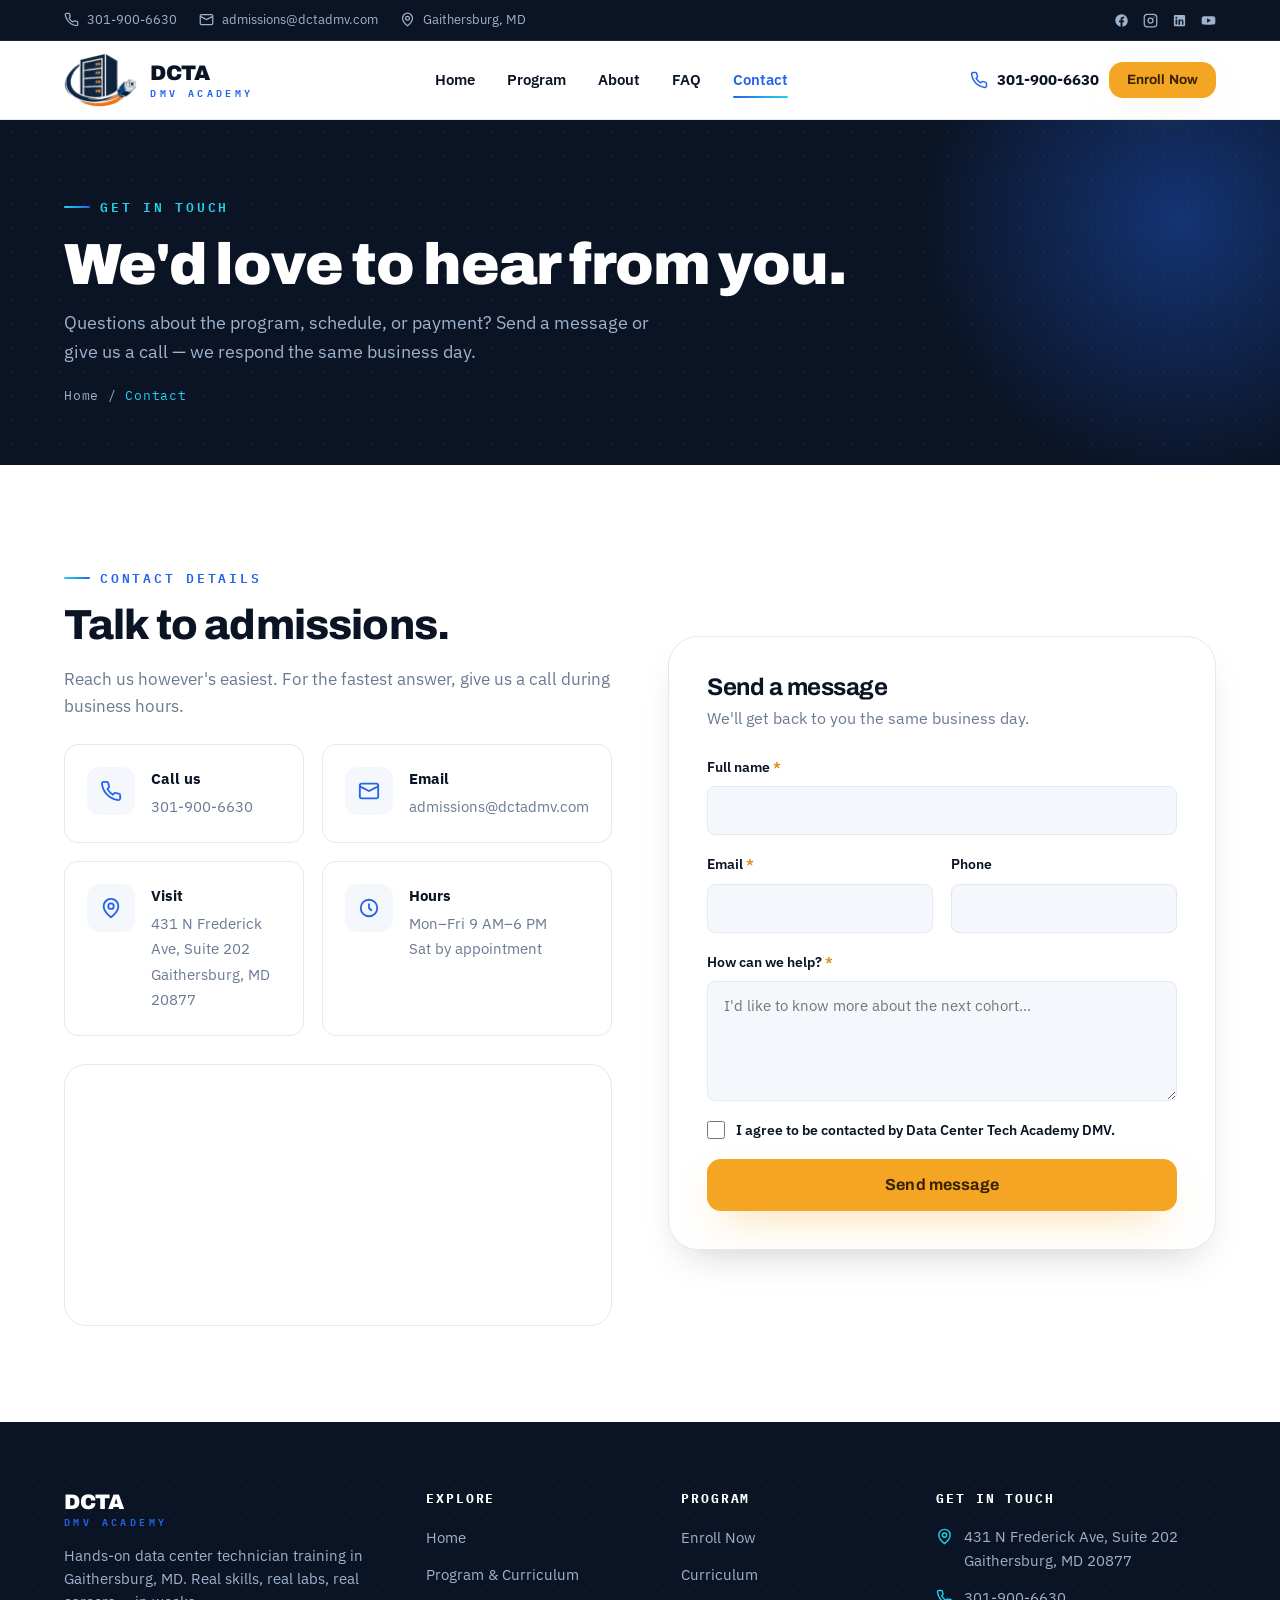
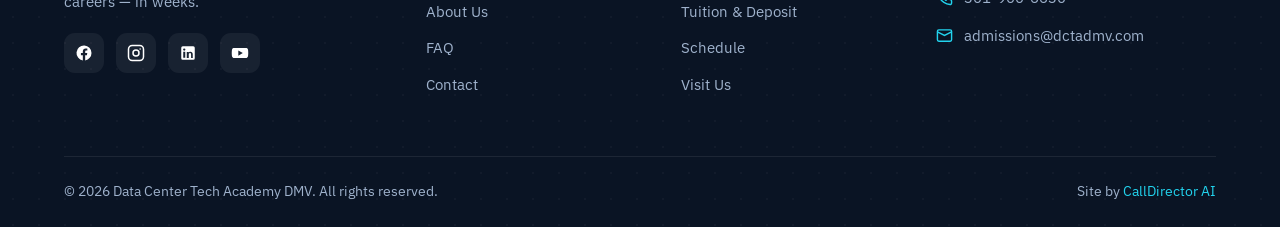
<file: contact.html>
<!DOCTYPE html>
<html lang="en">
<head>
<meta charset="UTF-8">
<meta name="viewport" content="width=device-width, initial-scale=1">
<title>Contact | Data Center Tech Academy DMV</title>
<meta name="description" content="Contact Data Center Tech Academy DMV in Gaithersburg, MD. Call 301-900-6630 or send a message about enrollment.">
<link rel="icon" type="image/png" href="assets/favicon.png">
  <link rel="apple-touch-icon" href="assets/apple-touch-icon.png">
<link rel="stylesheet" href="assets/styles.css">
</head>
<body>

<div class="topbar">
  <div class="container">
    <div class="tb-left">
      <span><svg viewBox="0 0 24 24" fill="none" stroke="currentColor" stroke-width="2"><path d="M22 16.92v3a2 2 0 0 1-2.18 2 19.79 19.79 0 0 1-8.63-3.07 19.5 19.5 0 0 1-6-6 19.79 19.79 0 0 1-3.07-8.67A2 2 0 0 1 4.11 2h3a2 2 0 0 1 2 1.72c.13.96.36 1.9.7 2.81a2 2 0 0 1-.45 2.11L8.09 9.91a16 16 0 0 0 6 6l1.27-1.27a2 2 0 0 1 2.11-.45c.91.34 1.85.57 2.81.7A2 2 0 0 1 22 16.92z"/></svg><a href="tel:+13019006630">301-900-6630</a></span>
      <span><svg viewBox="0 0 24 24" fill="none" stroke="currentColor" stroke-width="2"><rect x="2" y="4" width="20" height="16" rx="2"/><path d="m22 7-10 5L2 7"/></svg><a href="mailto:admissions@dctadmv.com">admissions@dctadmv.com</a></span>
      <span><svg viewBox="0 0 24 24" fill="none" stroke="currentColor" stroke-width="2"><path d="M20 10c0 6-8 12-8 12s-8-6-8-12a8 8 0 0 1 16 0z"/><circle cx="12" cy="10" r="3"/></svg>Gaithersburg, MD</span>
    </div>
    <div class="tb-socials">
      <a href="#" aria-label="Facebook"><svg viewBox="0 0 24 24" fill="currentColor"><path d="M22 12a10 10 0 1 0-11.56 9.88v-6.99H7.9V12h2.54V9.8c0-2.5 1.49-3.89 3.78-3.89 1.09 0 2.24.2 2.24.2v2.46h-1.26c-1.24 0-1.63.77-1.63 1.56V12h2.78l-.44 2.89h-2.34v6.99A10 10 0 0 0 22 12z"/></svg></a>
      <a href="#" aria-label="Instagram"><svg viewBox="0 0 24 24" fill="none" stroke="currentColor" stroke-width="2"><rect x="2" y="2" width="20" height="20" rx="5"/><circle cx="12" cy="12" r="4"/><circle cx="17.5" cy="6.5" r="1" fill="currentColor" stroke="none"/></svg></a>
      <a href="#" aria-label="LinkedIn"><svg viewBox="0 0 24 24" fill="currentColor"><path d="M19 3a2 2 0 0 1 2 2v14a2 2 0 0 1-2 2H5a2 2 0 0 1-2-2V5a2 2 0 0 1 2-2h14zM8.34 18.34V10.2H5.66v8.14h2.68zM7 9.04a1.55 1.55 0 1 0 0-3.1 1.55 1.55 0 0 0 0 3.1zm11.34 9.3v-4.46c0-2.39-1.28-3.5-2.98-3.5-1.37 0-1.99.76-2.33 1.29v-1.1h-2.68v8.14h2.68v-4.4c0-1.16.22-2.28 1.65-2.28 1.42 0 1.44 1.33 1.44 2.35v4.33h2.5z"/></svg></a>
      <a href="#" aria-label="YouTube"><svg viewBox="0 0 24 24" fill="currentColor"><path d="M23 12s0-3.2-.4-4.74a2.51 2.51 0 0 0-1.77-1.78C19.27 5.25 12 5.25 12 5.25s-7.27 0-8.83.23A2.51 2.51 0 0 0 1.4 7.26C1 8.8 1 12 1 12s0 3.2.4 4.74a2.51 2.51 0 0 0 1.77 1.78c1.56.23 8.83.23 8.83.23s7.27 0 8.83-.23a2.51 2.51 0 0 0 1.77-1.78C23 15.2 23 12 23 12zM9.75 15.5v-7l6 3.5-6 3.5z"/></svg></a>
    </div>
  </div>
</div>

<header class="site-head">
  <nav class="nav container">
    <a class="brand" href="/">
      <img class="mark" src="assets/logo-icon.png" alt="Data Center Tech Academy DMV logo">
      <span class="wm"><b>DCTA</b><small>DMV ACADEMY</small></span>
    </a>
    <div class="nav-links">
      <a href="/">Home</a>
      <a href="program.html">Program</a>
      <a href="about.html">About</a>
      <a href="faq.html">FAQ</a>
      <a href="contact.html" class="active">Contact</a>
    </div>
    <div class="nav-cta">
      <a class="nav-phone" href="tel:+13019006630"><svg viewBox="0 0 24 24" fill="none" stroke="currentColor" stroke-width="2"><path d="M22 16.92v3a2 2 0 0 1-2.18 2 19.79 19.79 0 0 1-8.63-3.07 19.5 19.5 0 0 1-6-6 19.79 19.79 0 0 1-3.07-8.67A2 2 0 0 1 4.11 2h3a2 2 0 0 1 2 1.72c.13.96.36 1.9.7 2.81a2 2 0 0 1-.45 2.11L8.09 9.91a16 16 0 0 0 6 6l1.27-1.27a2 2 0 0 1 2.11-.45c.91.34 1.85.57 2.81.7A2 2 0 0 1 22 16.92z"/></svg>301-900-6630</a>
      <a class="btn btn-primary btn-sm" href="enroll.html">Enroll Now</a>
    </div>
    <button class="burger" aria-label="Menu"><span></span></button>
  </nav>
</header>

<div class="scrim"></div>
<aside class="mobile-nav">
  <div class="mn-head"><span class="wm" style="color:#fff"><b style="font-family:Archivo;font-weight:900;font-size:20px">DCTA DMV</b></span><button class="mn-close" aria-label="Close">&times;</button></div>
  <a class="mn-link" href="/">Home</a>
  <a class="mn-link" href="program.html">Program</a>
  <a class="mn-link" href="about.html">About</a>
  <a class="mn-link" href="faq.html">FAQ</a>
  <a class="mn-link" href="contact.html">Contact</a>
  <div class="mn-foot"><a class="btn btn-primary" href="enroll.html">Enroll Now</a><a class="btn btn-outline" href="tel:+13019006630">Call 301-900-6630</a></div>
</aside>

<section class="page-hero">
  <div class="container">
    <div class="eyebrow on-dark">Get in touch</div>
    <h1>We'd love to hear from you.</h1>
    <p>Questions about the program, schedule, or payment? Send a message or give us a call — we respond the same business day.</p>
    <div class="crumbs"><a href="/">Home</a> / <span>Contact</span></div>
  </div>
</section>

<section class="section">
  <div class="container">
    <div class="split">
      <div class="split-body reveal">
        <div class="eyebrow">Contact details</div>
        <h2>Talk to admissions.</h2>
        <p>Reach us however's easiest. For the fastest answer, give us a call during business hours.</p>
        <div class="info-grid" style="margin-top:24px">
          <div class="info-card"><div class="ic"><svg viewBox="0 0 24 24" fill="none" stroke="currentColor" stroke-width="2"><path d="M22 16.92v3a2 2 0 0 1-2.18 2 19.79 19.79 0 0 1-8.63-3.07 19.5 19.5 0 0 1-6-6 19.79 19.79 0 0 1-3.07-8.67A2 2 0 0 1 4.11 2h3a2 2 0 0 1 2 1.72c.13.96.36 1.9.7 2.81a2 2 0 0 1-.45 2.11L8.09 9.91a16 16 0 0 0 6 6l1.27-1.27a2 2 0 0 1 2.11-.45c.91.34 1.85.57 2.81.7A2 2 0 0 1 22 16.92z"/></svg></div><div><b>Call us</b><a href="tel:+13019006630">301-900-6630</a></div></div>
          <div class="info-card"><div class="ic"><svg viewBox="0 0 24 24" fill="none" stroke="currentColor" stroke-width="2"><rect x="2" y="4" width="20" height="16" rx="2"/><path d="m22 7-10 5L2 7"/></svg></div><div><b>Email</b><a href="mailto:admissions@dctadmv.com">admissions@dctadmv.com</a></div></div>
          <div class="info-card"><div class="ic"><svg viewBox="0 0 24 24" fill="none" stroke="currentColor" stroke-width="2"><path d="M20 10c0 6-8 12-8 12s-8-6-8-12a8 8 0 0 1 16 0z"/><circle cx="12" cy="10" r="3"/></svg></div><div><b>Visit</b><span>431 N Frederick Ave, Suite 202<br>Gaithersburg, MD 20877</span></div></div>
          <div class="info-card"><div class="ic"><svg viewBox="0 0 24 24" fill="none" stroke="currentColor" stroke-width="2"><circle cx="12" cy="12" r="9"/><path d="M12 7v5l3 3"/></svg></div><div><b>Hours</b><span>Mon–Fri 9 AM–6 PM<br>Sat by appointment</span></div></div>
        </div>
        <div style="margin-top:28px;border-radius:var(--r-lg);overflow:hidden;border:1px solid var(--line)">
          <iframe title="DCTA DMV location" width="100%" height="260" style="border:0;display:block" loading="lazy" referrerpolicy="no-referrer-when-downgrade" src="https://www.google.com/maps?q=431+N+Frederick+Ave+Suite+202+Gaithersburg+MD+20877&output=embed"></iframe>
        </div>
      </div>
      <div class="reveal d1">
        <div class="form-card">
          <h2 style="font-size:24px;margin-bottom:6px">Send a message</h2>
          <p style="color:var(--t-muted);margin-bottom:24px">We'll get back to you the same business day.</p>
          <!-- TODO: replace action with the live PMG webhook URL -->
          <form data-pmg-form action="YOUR_PMG_WEBHOOK_URL" method="post">
            <div class="field"><label>Full name <span class="req">*</span></label><input type="text" name="contactName" required></div>
            <div class="form-row">
              <div class="field"><label>Email <span class="req">*</span></label><input type="email" name="contactEmail" required></div>
              <div class="field"><label>Phone</label><input type="tel" name="contactPhone"></div>
            </div>
            <div class="field"><label>How can we help? <span class="req">*</span></label><textarea name="message" required placeholder="I'd like to know more about the next cohort..."></textarea></div>
            <div class="field"><label class="checkbox"><input type="checkbox" name="consent" required><span>I agree to be contacted by Data Center Tech Academy DMV.</span></label></div>
            <button type="submit" class="btn btn-primary btn-lg" style="width:100%">Send message</button>
          </form>
          <div class="form-success">
            <div class="fs-ic"><svg viewBox="0 0 24 24" fill="none" stroke="currentColor" stroke-width="2.5"><path d="m20 6-11 11-5-5"/></svg></div>
            <h2 style="font-size:24px;margin-bottom:10px">Message sent!</h2>
            <p style="color:var(--t-muted)">Thanks for reaching out. We'll reply the same business day. Need us now? Call <a href="tel:+13019006630" style="color:var(--blue);font-weight:600">301-900-6630</a>.</p>
          </div>
        </div>
      </div>
    </div>
  </div>
</section>

<footer class="foot">
  <div class="container">
    <div class="foot-grid">
      <div>
        <a class="brand" href="/"><span class="wm"><b>DCTA</b><small>DMV ACADEMY</small></span></a>
        <p class="fdesc">Hands-on data center technician training in Gaithersburg, MD. Real skills, real labs, real careers — in weeks.</p>
        <div class="foot-social">
          <a href="#" aria-label="Facebook"><svg viewBox="0 0 24 24" fill="currentColor"><path d="M22 12a10 10 0 1 0-11.56 9.88v-6.99H7.9V12h2.54V9.8c0-2.5 1.49-3.89 3.78-3.89 1.09 0 2.24.2 2.24.2v2.46h-1.26c-1.24 0-1.63.77-1.63 1.56V12h2.78l-.44 2.89h-2.34v6.99A10 10 0 0 0 22 12z"/></svg></a>
      <a href="#" aria-label="Instagram"><svg viewBox="0 0 24 24" fill="none" stroke="currentColor" stroke-width="2"><rect x="2" y="2" width="20" height="20" rx="5"/><circle cx="12" cy="12" r="4"/><circle cx="17.5" cy="6.5" r="1" fill="currentColor" stroke="none"/></svg></a>
      <a href="#" aria-label="LinkedIn"><svg viewBox="0 0 24 24" fill="currentColor"><path d="M19 3a2 2 0 0 1 2 2v14a2 2 0 0 1-2 2H5a2 2 0 0 1-2-2V5a2 2 0 0 1 2-2h14zM8.34 18.34V10.2H5.66v8.14h2.68zM7 9.04a1.55 1.55 0 1 0 0-3.1 1.55 1.55 0 0 0 0 3.1zm11.34 9.3v-4.46c0-2.39-1.28-3.5-2.98-3.5-1.37 0-1.99.76-2.33 1.29v-1.1h-2.68v8.14h2.68v-4.4c0-1.16.22-2.28 1.65-2.28 1.42 0 1.44 1.33 1.44 2.35v4.33h2.5z"/></svg></a>
      <a href="#" aria-label="YouTube"><svg viewBox="0 0 24 24" fill="currentColor"><path d="M23 12s0-3.2-.4-4.74a2.51 2.51 0 0 0-1.77-1.78C19.27 5.25 12 5.25 12 5.25s-7.27 0-8.83.23A2.51 2.51 0 0 0 1.4 7.26C1 8.8 1 12 1 12s0 3.2.4 4.74a2.51 2.51 0 0 0 1.77 1.78c1.56.23 8.83.23 8.83.23s7.27 0 8.83-.23a2.51 2.51 0 0 0 1.77-1.78C23 15.2 23 12 23 12zM9.75 15.5v-7l6 3.5-6 3.5z"/></svg></a>
        </div>
      </div>
      <div><h4>Explore</h4><ul><li><a href="/">Home</a></li><li><a href="program.html">Program &amp; Curriculum</a></li><li><a href="about.html">About Us</a></li><li><a href="faq.html">FAQ</a></li><li><a href="contact.html">Contact</a></li></ul></div>
      <div><h4>Program</h4><ul><li><a href="enroll.html">Enroll Now</a></li><li><a href="program.html">Curriculum</a></li><li><a href="enroll.html">Tuition &amp; Deposit</a></li><li><a href="faq.html">Schedule</a></li><li><a href="contact.html">Visit Us</a></li></ul></div>
      <div><h4>Get in touch</h4><ul class="fcontact"><li><svg viewBox="0 0 24 24" fill="none" stroke="currentColor" stroke-width="2"><path d="M20 10c0 6-8 12-8 12s-8-6-8-12a8 8 0 0 1 16 0z"/><circle cx="12" cy="10" r="3"/></svg><span>431 N Frederick Ave, Suite 202<br>Gaithersburg, MD 20877</span></li><li><svg viewBox="0 0 24 24" fill="none" stroke="currentColor" stroke-width="2"><path d="M22 16.92v3a2 2 0 0 1-2.18 2 19.79 19.79 0 0 1-8.63-3.07 19.5 19.5 0 0 1-6-6 19.79 19.79 0 0 1-3.07-8.67A2 2 0 0 1 4.11 2h3a2 2 0 0 1 2 1.72c.13.96.36 1.9.7 2.81a2 2 0 0 1-.45 2.11L8.09 9.91a16 16 0 0 0 6 6l1.27-1.27a2 2 0 0 1 2.11-.45c.91.34 1.85.57 2.81.7A2 2 0 0 1 22 16.92z"/></svg><a href="tel:+13019006630">301-900-6630</a></li><li><svg viewBox="0 0 24 24" fill="none" stroke="currentColor" stroke-width="2"><rect x="2" y="4" width="20" height="16" rx="2"/><path d="m22 7-10 5L2 7"/></svg><a href="mailto:admissions@dctadmv.com">admissions@dctadmv.com</a></li></ul></div>
    </div>
    <div class="foot-bar"><span>&copy; <span data-year>2026</span> Data Center Tech Academy DMV. All rights reserved.</span><span>Site by <a href="#" style="color:var(--cyan)">CallDirector AI</a></span></div>
  </div>
</footer>

<!-- back to top -->
<button class="to-top" id="toTop" aria-label="Back to top" title="Back to top">
  <svg viewBox="0 0 24 24" fill="none" stroke="currentColor" stroke-width="2.5" stroke-linecap="round" stroke-linejoin="round"><path d="m18 15-6-6-6 6"/></svg>
</button>

<script src="assets/main.js"></script>

<!-- DCTA AI Receptionist (PMG widget 87161693) -->
<script src="https://app.calldirector.ai/widget.js" data-widget="87161693" async></script>
</body>
</html>
</file>
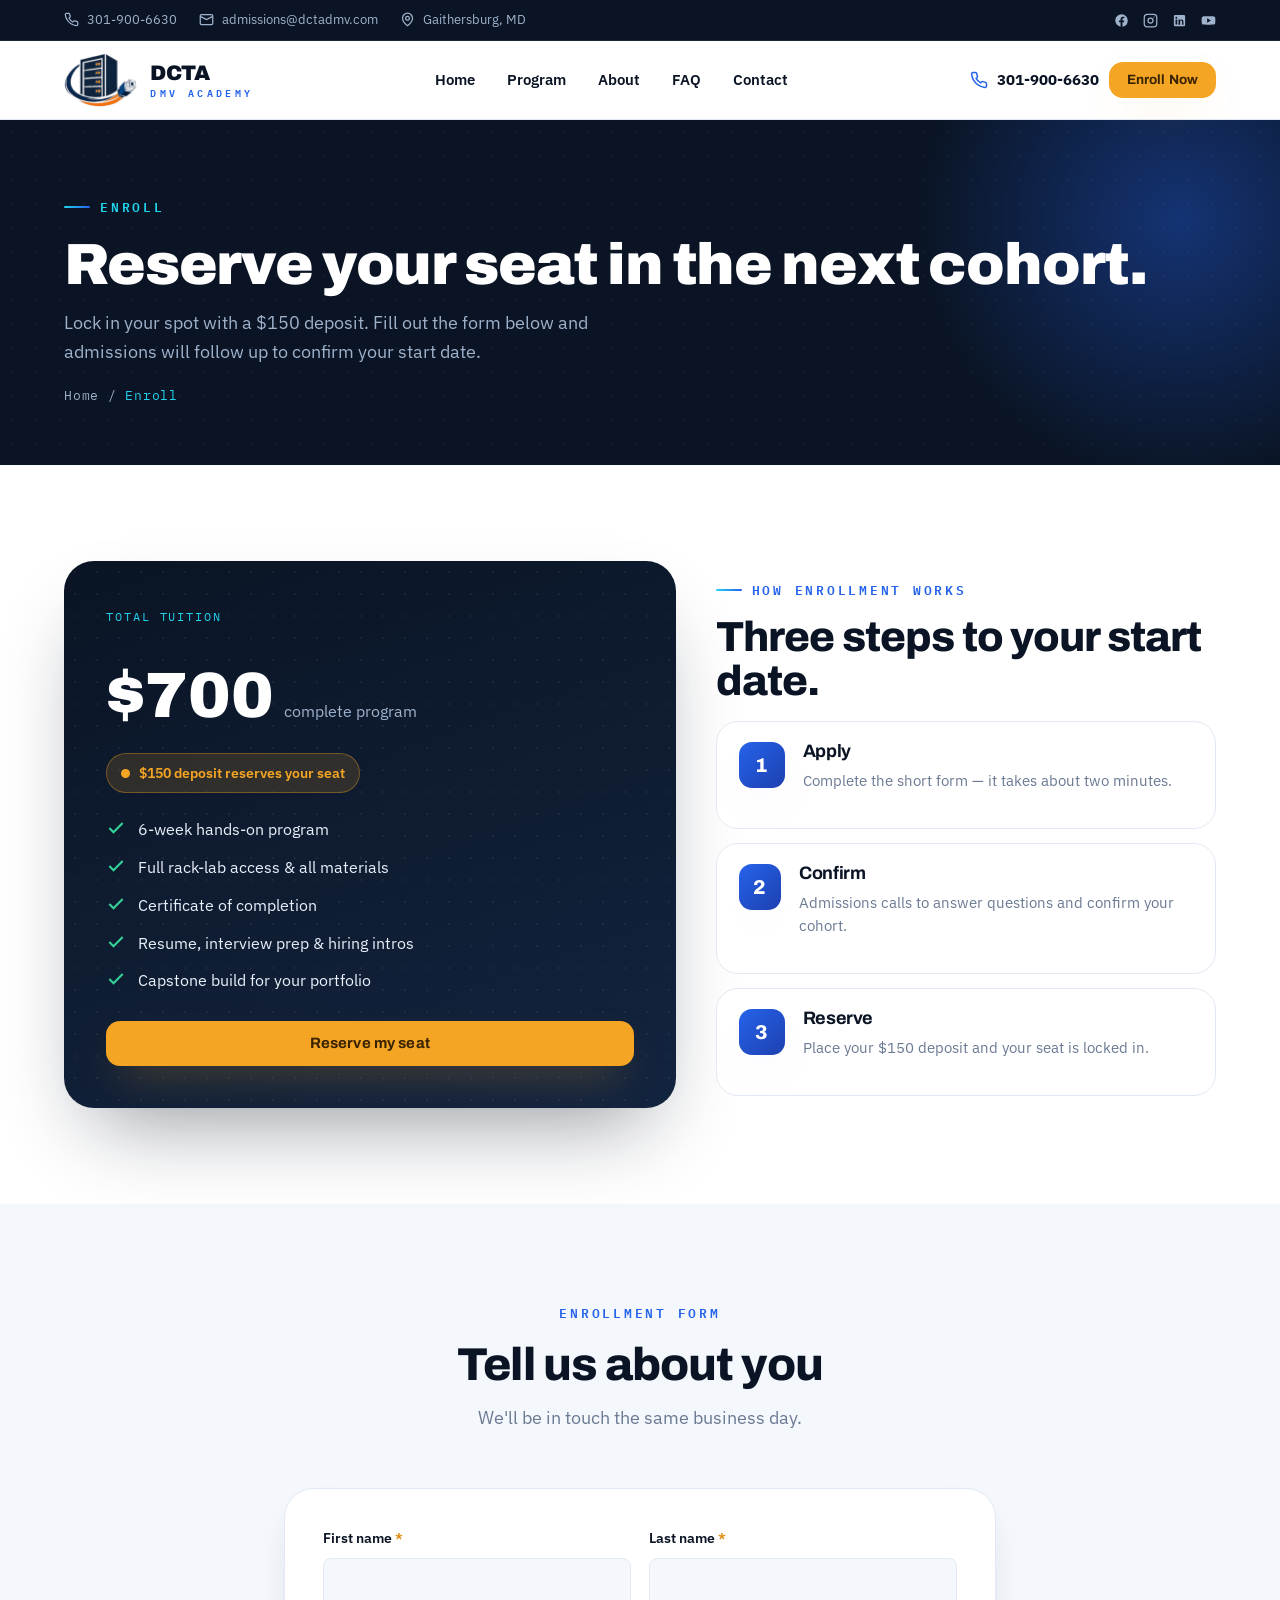
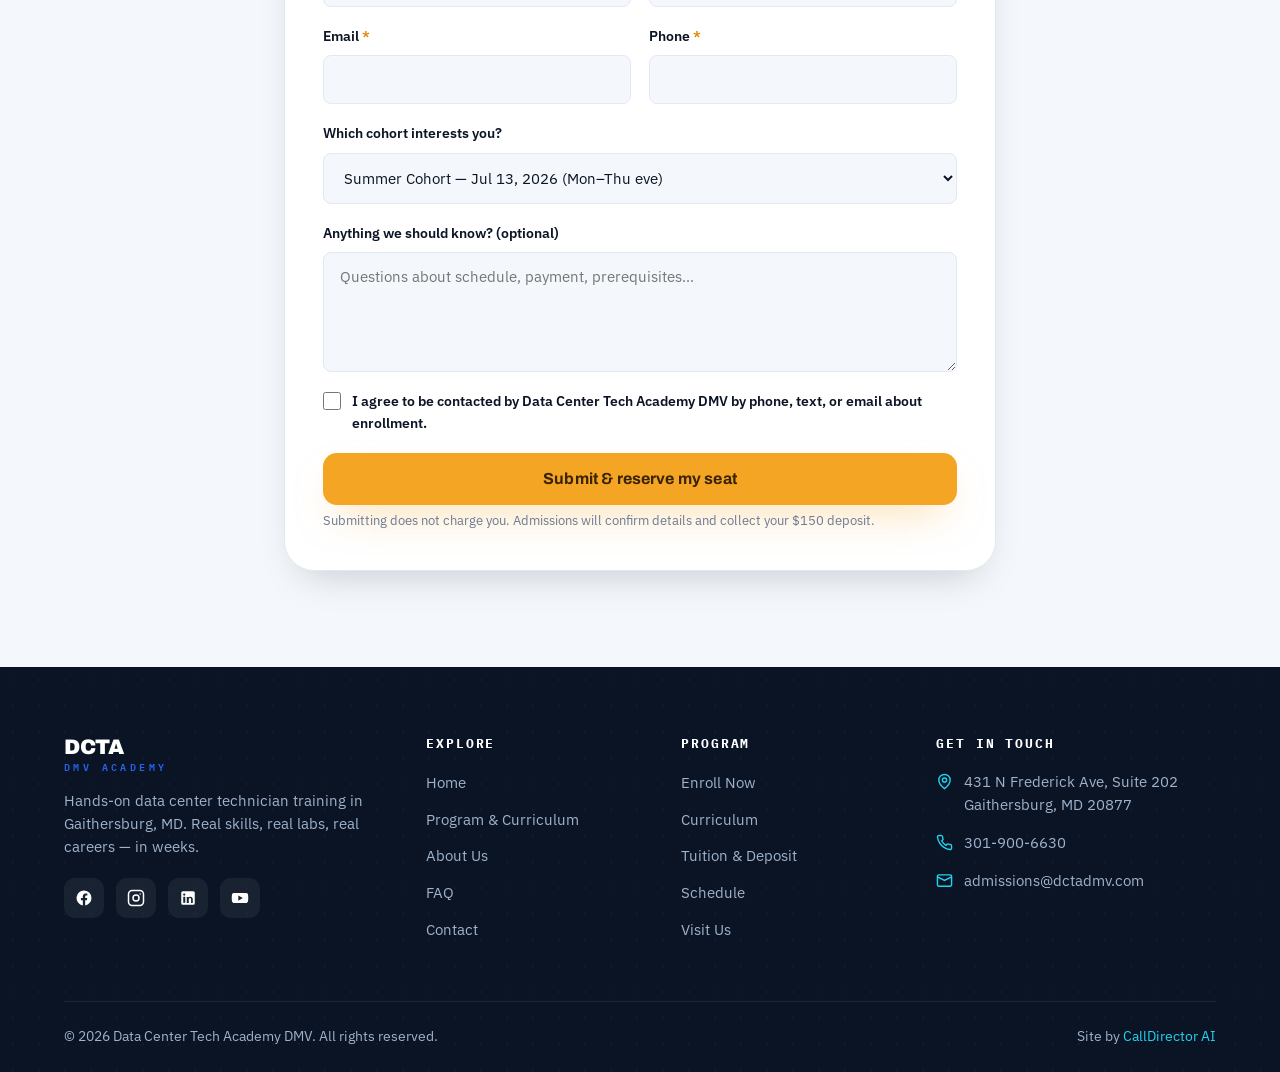
<file: enroll.html>
<!DOCTYPE html>
<html lang="en">
<head>
<meta charset="UTF-8">
<meta name="viewport" content="width=device-width, initial-scale=1">
<title>Enroll | Data Center Tech Academy DMV</title>
<meta name="description" content="Reserve your seat in the next data center technician cohort. $700 tuition, $150 deposit. Gaithersburg, MD.">
<link rel="icon" type="image/png" href="assets/favicon.png">
  <link rel="apple-touch-icon" href="assets/apple-touch-icon.png">
<link rel="stylesheet" href="assets/styles.css">
</head>
<body>

<div class="topbar">
  <div class="container">
    <div class="tb-left">
      <span><svg viewBox="0 0 24 24" fill="none" stroke="currentColor" stroke-width="2"><path d="M22 16.92v3a2 2 0 0 1-2.18 2 19.79 19.79 0 0 1-8.63-3.07 19.5 19.5 0 0 1-6-6 19.79 19.79 0 0 1-3.07-8.67A2 2 0 0 1 4.11 2h3a2 2 0 0 1 2 1.72c.13.96.36 1.9.7 2.81a2 2 0 0 1-.45 2.11L8.09 9.91a16 16 0 0 0 6 6l1.27-1.27a2 2 0 0 1 2.11-.45c.91.34 1.85.57 2.81.7A2 2 0 0 1 22 16.92z"/></svg><a href="tel:+13019006630">301-900-6630</a></span>
      <span><svg viewBox="0 0 24 24" fill="none" stroke="currentColor" stroke-width="2"><rect x="2" y="4" width="20" height="16" rx="2"/><path d="m22 7-10 5L2 7"/></svg><a href="mailto:admissions@dctadmv.com">admissions@dctadmv.com</a></span>
      <span><svg viewBox="0 0 24 24" fill="none" stroke="currentColor" stroke-width="2"><path d="M20 10c0 6-8 12-8 12s-8-6-8-12a8 8 0 0 1 16 0z"/><circle cx="12" cy="10" r="3"/></svg>Gaithersburg, MD</span>
    </div>
    <div class="tb-socials">
      <a href="#" aria-label="Facebook"><svg viewBox="0 0 24 24" fill="currentColor"><path d="M22 12a10 10 0 1 0-11.56 9.88v-6.99H7.9V12h2.54V9.8c0-2.5 1.49-3.89 3.78-3.89 1.09 0 2.24.2 2.24.2v2.46h-1.26c-1.24 0-1.63.77-1.63 1.56V12h2.78l-.44 2.89h-2.34v6.99A10 10 0 0 0 22 12z"/></svg></a>
      <a href="#" aria-label="Instagram"><svg viewBox="0 0 24 24" fill="none" stroke="currentColor" stroke-width="2"><rect x="2" y="2" width="20" height="20" rx="5"/><circle cx="12" cy="12" r="4"/><circle cx="17.5" cy="6.5" r="1" fill="currentColor" stroke="none"/></svg></a>
      <a href="#" aria-label="LinkedIn"><svg viewBox="0 0 24 24" fill="currentColor"><path d="M19 3a2 2 0 0 1 2 2v14a2 2 0 0 1-2 2H5a2 2 0 0 1-2-2V5a2 2 0 0 1 2-2h14zM8.34 18.34V10.2H5.66v8.14h2.68zM7 9.04a1.55 1.55 0 1 0 0-3.1 1.55 1.55 0 0 0 0 3.1zm11.34 9.3v-4.46c0-2.39-1.28-3.5-2.98-3.5-1.37 0-1.99.76-2.33 1.29v-1.1h-2.68v8.14h2.68v-4.4c0-1.16.22-2.28 1.65-2.28 1.42 0 1.44 1.33 1.44 2.35v4.33h2.5z"/></svg></a>
      <a href="#" aria-label="YouTube"><svg viewBox="0 0 24 24" fill="currentColor"><path d="M23 12s0-3.2-.4-4.74a2.51 2.51 0 0 0-1.77-1.78C19.27 5.25 12 5.25 12 5.25s-7.27 0-8.83.23A2.51 2.51 0 0 0 1.4 7.26C1 8.8 1 12 1 12s0 3.2.4 4.74a2.51 2.51 0 0 0 1.77 1.78c1.56.23 8.83.23 8.83.23s7.27 0 8.83-.23a2.51 2.51 0 0 0 1.77-1.78C23 15.2 23 12 23 12zM9.75 15.5v-7l6 3.5-6 3.5z"/></svg></a>
    </div>
  </div>
</div>

<header class="site-head">
  <nav class="nav container">
    <a class="brand" href="/">
      <img class="mark" src="assets/logo-icon.png" alt="Data Center Tech Academy DMV logo">
      <span class="wm"><b>DCTA</b><small>DMV ACADEMY</small></span>
    </a>
    <div class="nav-links">
      <a href="/">Home</a>
      <a href="program.html">Program</a>
      <a href="about.html">About</a>
      <a href="faq.html">FAQ</a>
      <a href="contact.html">Contact</a>
    </div>
    <div class="nav-cta">
      <a class="nav-phone" href="tel:+13019006630"><svg viewBox="0 0 24 24" fill="none" stroke="currentColor" stroke-width="2"><path d="M22 16.92v3a2 2 0 0 1-2.18 2 19.79 19.79 0 0 1-8.63-3.07 19.5 19.5 0 0 1-6-6 19.79 19.79 0 0 1-3.07-8.67A2 2 0 0 1 4.11 2h3a2 2 0 0 1 2 1.72c.13.96.36 1.9.7 2.81a2 2 0 0 1-.45 2.11L8.09 9.91a16 16 0 0 0 6 6l1.27-1.27a2 2 0 0 1 2.11-.45c.91.34 1.85.57 2.81.7A2 2 0 0 1 22 16.92z"/></svg>301-900-6630</a>
      <a class="btn btn-primary btn-sm" href="enroll.html">Enroll Now</a>
    </div>
    <button class="burger" aria-label="Menu"><span></span></button>
  </nav>
</header>

<div class="scrim"></div>
<aside class="mobile-nav">
  <div class="mn-head"><span class="wm" style="color:#fff"><b style="font-family:Archivo;font-weight:900;font-size:20px">DCTA DMV</b></span><button class="mn-close" aria-label="Close">&times;</button></div>
  <a class="mn-link" href="/">Home</a>
  <a class="mn-link" href="program.html">Program</a>
  <a class="mn-link" href="about.html">About</a>
  <a class="mn-link" href="faq.html">FAQ</a>
  <a class="mn-link" href="contact.html">Contact</a>
  <div class="mn-foot"><a class="btn btn-primary" href="enroll.html">Enroll Now</a><a class="btn btn-outline" href="tel:+13019006630">Call 301-900-6630</a></div>
</aside>

<section class="page-hero">
  <div class="container">
    <div class="eyebrow on-dark">Enroll</div>
    <h1>Reserve your seat in the next cohort.</h1>
    <p>Lock in your spot with a $150 deposit. Fill out the form below and admissions will follow up to confirm your start date.</p>
    <div class="crumbs"><a href="/">Home</a> / <span>Enroll</span></div>
  </div>
</section>

<section class="section">
  <div class="container">
    <div class="price-wrap">
      <div class="price-card reveal">
        <span class="pc-tag">Total tuition</span>
        <div class="pc-amt"><b>$700</b><span>complete program</span></div>
        <span class="pc-dep"><span class="led amber"></span>$150 deposit reserves your seat</span>
        <ul class="pc-list">
          <li><svg viewBox="0 0 24 24" fill="none" stroke="currentColor" stroke-width="2.5"><path d="m20 6-11 11-5-5"/></svg>6-week hands-on program</li>
          <li><svg viewBox="0 0 24 24" fill="none" stroke="currentColor" stroke-width="2.5"><path d="m20 6-11 11-5-5"/></svg>Full rack-lab access &amp; all materials</li>
          <li><svg viewBox="0 0 24 24" fill="none" stroke="currentColor" stroke-width="2.5"><path d="m20 6-11 11-5-5"/></svg>Certificate of completion</li>
          <li><svg viewBox="0 0 24 24" fill="none" stroke="currentColor" stroke-width="2.5"><path d="m20 6-11 11-5-5"/></svg>Resume, interview prep &amp; hiring intros</li>
          <li><svg viewBox="0 0 24 24" fill="none" stroke="currentColor" stroke-width="2.5"><path d="m20 6-11 11-5-5"/></svg>Capstone build for your portfolio</li>
        </ul>
        <a class="btn btn-primary" href="#enroll-form">Reserve my seat</a>
      </div>
      <div class="split-body reveal d1">
        <div class="eyebrow">How enrollment works</div>
        <h2>Three steps to your start date.</h2>
        <div class="steps" style="grid-template-columns:1fr;gap:14px;margin-top:8px">
          <div class="step" style="display:flex;gap:18px;align-items:flex-start;padding:20px 22px"><div class="sn" style="margin-bottom:0">1</div><div><h3>Apply</h3><p>Complete the short form — it takes about two minutes.</p></div></div>
          <div class="step" style="display:flex;gap:18px;align-items:flex-start;padding:20px 22px"><div class="sn" style="margin-bottom:0">2</div><div><h3>Confirm</h3><p>Admissions calls to answer questions and confirm your cohort.</p></div></div>
          <div class="step" style="display:flex;gap:18px;align-items:flex-start;padding:20px 22px"><div class="sn" style="margin-bottom:0">3</div><div><h3>Reserve</h3><p>Place your $150 deposit and your seat is locked in.</p></div></div>
        </div>
      </div>
    </div>
  </div>
</section>

<section class="section tint" id="enroll-form">
  <div class="container" style="max-width:760px">
    <div class="sec-head center reveal"><div class="eyebrow center">Enrollment form</div><h2>Tell us about you</h2><p>We'll be in touch the same business day.</p></div>
    <div class="form-card reveal d1">
      <!-- TODO: replace action with the live PMG webhook URL -->
      <form data-pmg-form action="YOUR_PMG_WEBHOOK_URL" method="post">
        <div class="form-row">
          <div class="field"><label>First name <span class="req">*</span></label><input type="text" name="firstName" required></div>
          <div class="field"><label>Last name <span class="req">*</span></label><input type="text" name="lastName" required></div>
        </div>
        <div class="form-row">
          <div class="field"><label>Email <span class="req">*</span></label><input type="email" name="contactEmail" required></div>
          <div class="field"><label>Phone <span class="req">*</span></label><input type="tel" name="contactPhone" required></div>
        </div>
        <div class="field"><label>Which cohort interests you?</label>
          <select name="cohort">
            <option>Summer Cohort — Jul 13, 2026 (Mon–Thu eve)</option>
            <option>Saturday Intensive — Aug 9, 2026</option>
            <option>Fall Cohort — Sep 14, 2026 (Mon–Thu eve)</option>
            <option>Not sure yet — help me choose</option>
          </select>
        </div>
        <div class="field"><label>Anything we should know? (optional)</label><textarea name="message" placeholder="Questions about schedule, payment, prerequisites..."></textarea></div>
        <div class="field"><label class="checkbox"><input type="checkbox" name="consent" required><span>I agree to be contacted by Data Center Tech Academy DMV by phone, text, or email about enrollment.</span></label></div>
        <button type="submit" class="btn btn-primary btn-lg" style="width:100%">Submit &amp; reserve my seat</button>
        <p class="form-note">Submitting does not charge you. Admissions will confirm details and collect your $150 deposit.</p>
      </form>
      <div class="form-success">
        <div class="fs-ic"><svg viewBox="0 0 24 24" fill="none" stroke="currentColor" stroke-width="2.5"><path d="m20 6-11 11-5-5"/></svg></div>
        <h2 style="font-size:26px;margin-bottom:10px">You're in the queue!</h2>
        <p style="color:var(--t-muted);font-size:16px">Thanks for applying. Admissions will reach out the same business day to confirm your cohort and walk you through the deposit. Questions now? Call <a href="tel:+13019006630" style="color:var(--blue);font-weight:600">301-900-6630</a>.</p>
      </div>
    </div>
  </div>
</section>

<footer class="foot">
  <div class="container">
    <div class="foot-grid">
      <div>
        <a class="brand" href="/"><span class="wm"><b>DCTA</b><small>DMV ACADEMY</small></span></a>
        <p class="fdesc">Hands-on data center technician training in Gaithersburg, MD. Real skills, real labs, real careers — in weeks.</p>
        <div class="foot-social">
          <a href="#" aria-label="Facebook"><svg viewBox="0 0 24 24" fill="currentColor"><path d="M22 12a10 10 0 1 0-11.56 9.88v-6.99H7.9V12h2.54V9.8c0-2.5 1.49-3.89 3.78-3.89 1.09 0 2.24.2 2.24.2v2.46h-1.26c-1.24 0-1.63.77-1.63 1.56V12h2.78l-.44 2.89h-2.34v6.99A10 10 0 0 0 22 12z"/></svg></a>
      <a href="#" aria-label="Instagram"><svg viewBox="0 0 24 24" fill="none" stroke="currentColor" stroke-width="2"><rect x="2" y="2" width="20" height="20" rx="5"/><circle cx="12" cy="12" r="4"/><circle cx="17.5" cy="6.5" r="1" fill="currentColor" stroke="none"/></svg></a>
      <a href="#" aria-label="LinkedIn"><svg viewBox="0 0 24 24" fill="currentColor"><path d="M19 3a2 2 0 0 1 2 2v14a2 2 0 0 1-2 2H5a2 2 0 0 1-2-2V5a2 2 0 0 1 2-2h14zM8.34 18.34V10.2H5.66v8.14h2.68zM7 9.04a1.55 1.55 0 1 0 0-3.1 1.55 1.55 0 0 0 0 3.1zm11.34 9.3v-4.46c0-2.39-1.28-3.5-2.98-3.5-1.37 0-1.99.76-2.33 1.29v-1.1h-2.68v8.14h2.68v-4.4c0-1.16.22-2.28 1.65-2.28 1.42 0 1.44 1.33 1.44 2.35v4.33h2.5z"/></svg></a>
      <a href="#" aria-label="YouTube"><svg viewBox="0 0 24 24" fill="currentColor"><path d="M23 12s0-3.2-.4-4.74a2.51 2.51 0 0 0-1.77-1.78C19.27 5.25 12 5.25 12 5.25s-7.27 0-8.83.23A2.51 2.51 0 0 0 1.4 7.26C1 8.8 1 12 1 12s0 3.2.4 4.74a2.51 2.51 0 0 0 1.77 1.78c1.56.23 8.83.23 8.83.23s7.27 0 8.83-.23a2.51 2.51 0 0 0 1.77-1.78C23 15.2 23 12 23 12zM9.75 15.5v-7l6 3.5-6 3.5z"/></svg></a>
        </div>
      </div>
      <div><h4>Explore</h4><ul><li><a href="/">Home</a></li><li><a href="program.html">Program &amp; Curriculum</a></li><li><a href="about.html">About Us</a></li><li><a href="faq.html">FAQ</a></li><li><a href="contact.html">Contact</a></li></ul></div>
      <div><h4>Program</h4><ul><li><a href="enroll.html">Enroll Now</a></li><li><a href="program.html">Curriculum</a></li><li><a href="enroll.html">Tuition &amp; Deposit</a></li><li><a href="faq.html">Schedule</a></li><li><a href="contact.html">Visit Us</a></li></ul></div>
      <div><h4>Get in touch</h4><ul class="fcontact"><li><svg viewBox="0 0 24 24" fill="none" stroke="currentColor" stroke-width="2"><path d="M20 10c0 6-8 12-8 12s-8-6-8-12a8 8 0 0 1 16 0z"/><circle cx="12" cy="10" r="3"/></svg><span>431 N Frederick Ave, Suite 202<br>Gaithersburg, MD 20877</span></li><li><svg viewBox="0 0 24 24" fill="none" stroke="currentColor" stroke-width="2"><path d="M22 16.92v3a2 2 0 0 1-2.18 2 19.79 19.79 0 0 1-8.63-3.07 19.5 19.5 0 0 1-6-6 19.79 19.79 0 0 1-3.07-8.67A2 2 0 0 1 4.11 2h3a2 2 0 0 1 2 1.72c.13.96.36 1.9.7 2.81a2 2 0 0 1-.45 2.11L8.09 9.91a16 16 0 0 0 6 6l1.27-1.27a2 2 0 0 1 2.11-.45c.91.34 1.85.57 2.81.7A2 2 0 0 1 22 16.92z"/></svg><a href="tel:+13019006630">301-900-6630</a></li><li><svg viewBox="0 0 24 24" fill="none" stroke="currentColor" stroke-width="2"><rect x="2" y="4" width="20" height="16" rx="2"/><path d="m22 7-10 5L2 7"/></svg><a href="mailto:admissions@dctadmv.com">admissions@dctadmv.com</a></li></ul></div>
    </div>
    <div class="foot-bar"><span>&copy; <span data-year>2026</span> Data Center Tech Academy DMV. All rights reserved.</span><span>Site by <a href="#" style="color:var(--cyan)">CallDirector AI</a></span></div>
  </div>
</footer>

<!-- back to top -->
<button class="to-top" id="toTop" aria-label="Back to top" title="Back to top">
  <svg viewBox="0 0 24 24" fill="none" stroke="currentColor" stroke-width="2.5" stroke-linecap="round" stroke-linejoin="round"><path d="m18 15-6-6-6 6"/></svg>
</button>

<script src="assets/main.js"></script>

<!-- DCTA AI Receptionist (PMG widget 87161693) -->
<script src="https://app.calldirector.ai/widget.js" data-widget="87161693" async></script>
</body>
</html>
</file>
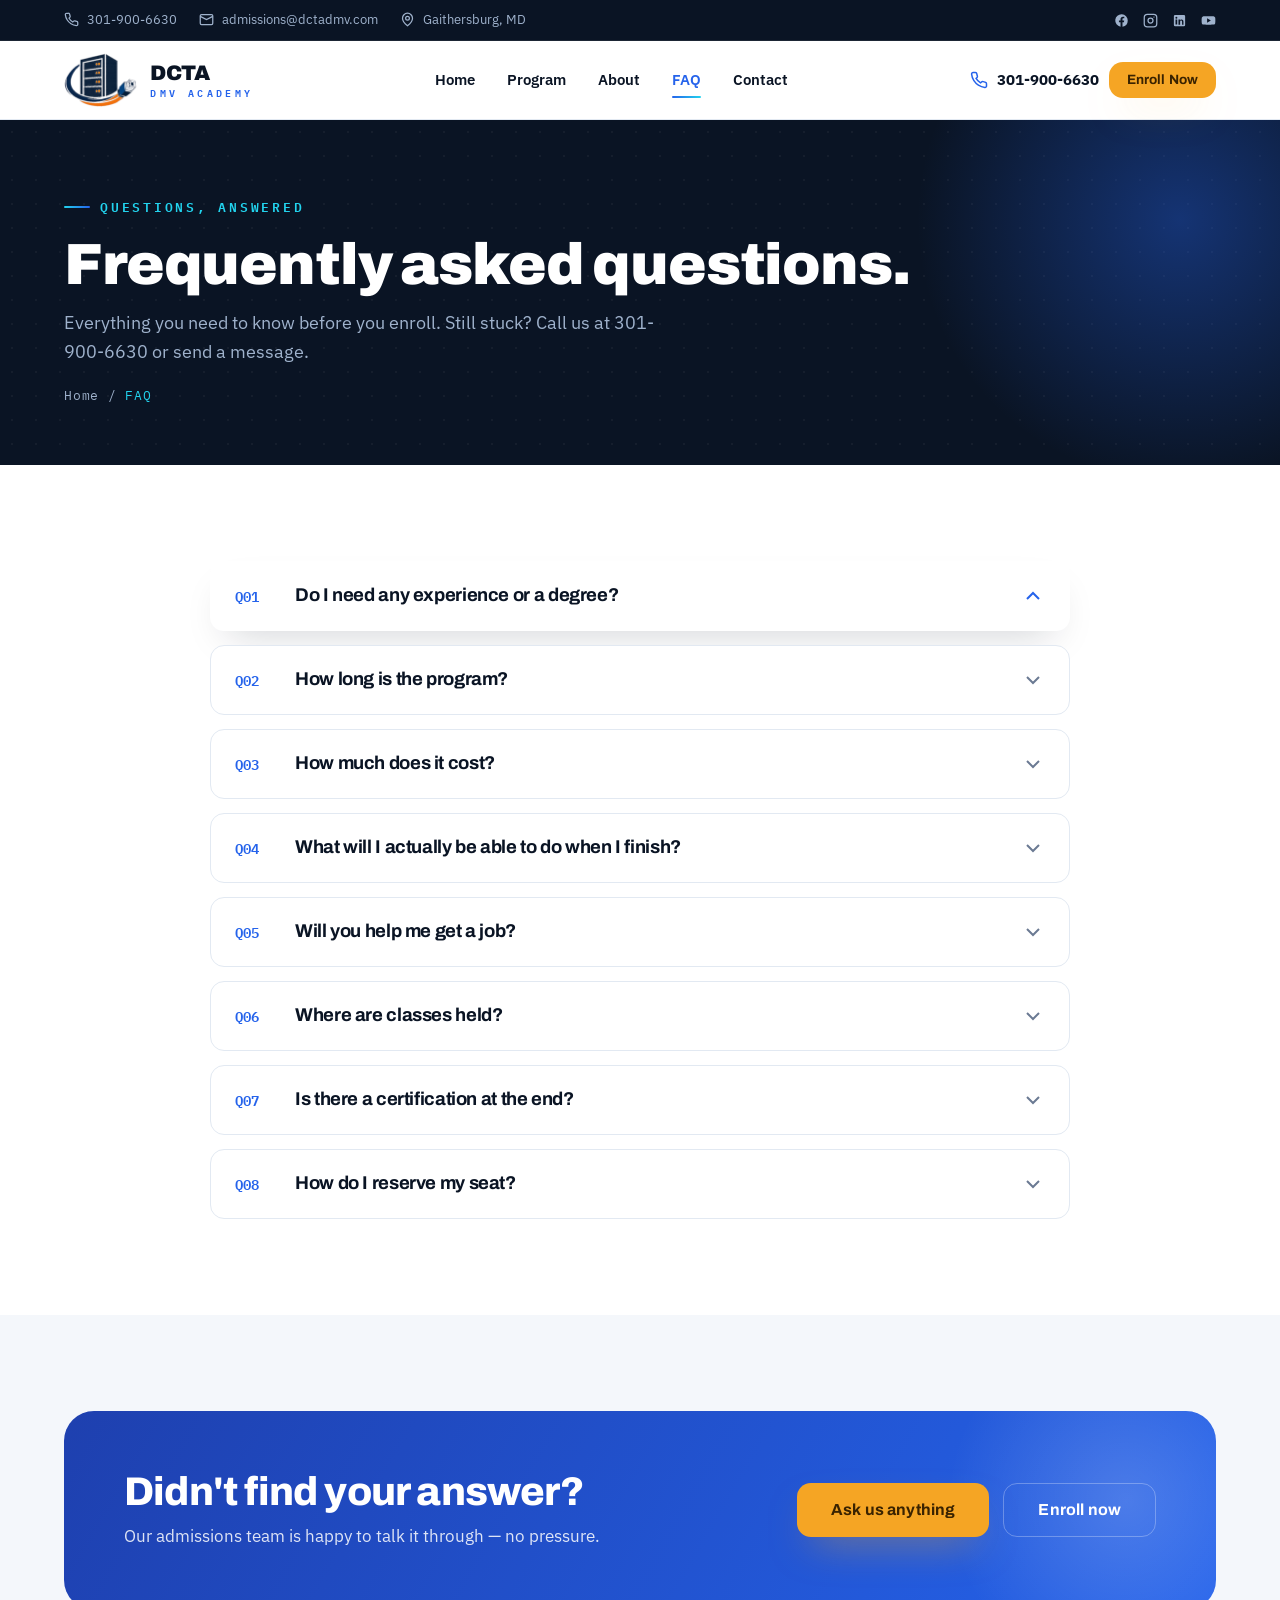
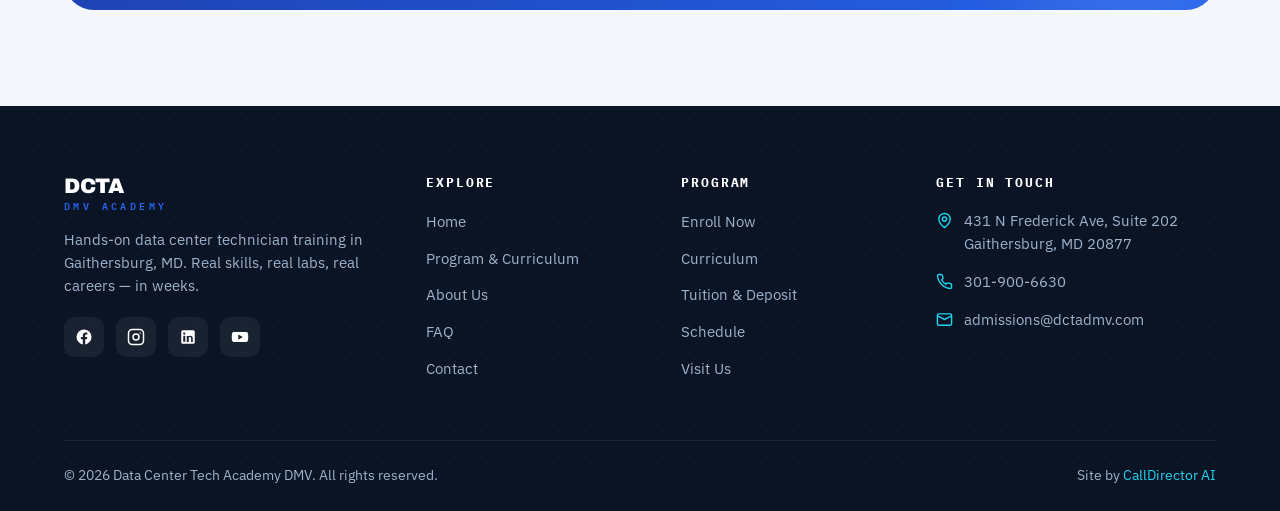
<file: faq.html>
<!DOCTYPE html>
<html lang="en">
<head>
<meta charset="UTF-8">
<meta name="viewport" content="width=device-width, initial-scale=1">
<title>FAQ | Data Center Tech Academy DMV</title>
<meta name="description" content="Answers about cost, schedule, requirements, certification, and job support for the DCTA DMV data center technician program.">
<link rel="icon" type="image/png" href="assets/favicon.png">
  <link rel="apple-touch-icon" href="assets/apple-touch-icon.png">
<link rel="stylesheet" href="assets/styles.css">
</head>
<body>

<div class="topbar">
  <div class="container">
    <div class="tb-left">
      <span><svg viewBox="0 0 24 24" fill="none" stroke="currentColor" stroke-width="2"><path d="M22 16.92v3a2 2 0 0 1-2.18 2 19.79 19.79 0 0 1-8.63-3.07 19.5 19.5 0 0 1-6-6 19.79 19.79 0 0 1-3.07-8.67A2 2 0 0 1 4.11 2h3a2 2 0 0 1 2 1.72c.13.96.36 1.9.7 2.81a2 2 0 0 1-.45 2.11L8.09 9.91a16 16 0 0 0 6 6l1.27-1.27a2 2 0 0 1 2.11-.45c.91.34 1.85.57 2.81.7A2 2 0 0 1 22 16.92z"/></svg><a href="tel:+13019006630">301-900-6630</a></span>
      <span><svg viewBox="0 0 24 24" fill="none" stroke="currentColor" stroke-width="2"><rect x="2" y="4" width="20" height="16" rx="2"/><path d="m22 7-10 5L2 7"/></svg><a href="mailto:admissions@dctadmv.com">admissions@dctadmv.com</a></span>
      <span><svg viewBox="0 0 24 24" fill="none" stroke="currentColor" stroke-width="2"><path d="M20 10c0 6-8 12-8 12s-8-6-8-12a8 8 0 0 1 16 0z"/><circle cx="12" cy="10" r="3"/></svg>Gaithersburg, MD</span>
    </div>
    <div class="tb-socials">
      <a href="#" aria-label="Facebook"><svg viewBox="0 0 24 24" fill="currentColor"><path d="M22 12a10 10 0 1 0-11.56 9.88v-6.99H7.9V12h2.54V9.8c0-2.5 1.49-3.89 3.78-3.89 1.09 0 2.24.2 2.24.2v2.46h-1.26c-1.24 0-1.63.77-1.63 1.56V12h2.78l-.44 2.89h-2.34v6.99A10 10 0 0 0 22 12z"/></svg></a>
      <a href="#" aria-label="Instagram"><svg viewBox="0 0 24 24" fill="none" stroke="currentColor" stroke-width="2"><rect x="2" y="2" width="20" height="20" rx="5"/><circle cx="12" cy="12" r="4"/><circle cx="17.5" cy="6.5" r="1" fill="currentColor" stroke="none"/></svg></a>
      <a href="#" aria-label="LinkedIn"><svg viewBox="0 0 24 24" fill="currentColor"><path d="M19 3a2 2 0 0 1 2 2v14a2 2 0 0 1-2 2H5a2 2 0 0 1-2-2V5a2 2 0 0 1 2-2h14zM8.34 18.34V10.2H5.66v8.14h2.68zM7 9.04a1.55 1.55 0 1 0 0-3.1 1.55 1.55 0 0 0 0 3.1zm11.34 9.3v-4.46c0-2.39-1.28-3.5-2.98-3.5-1.37 0-1.99.76-2.33 1.29v-1.1h-2.68v8.14h2.68v-4.4c0-1.16.22-2.28 1.65-2.28 1.42 0 1.44 1.33 1.44 2.35v4.33h2.5z"/></svg></a>
      <a href="#" aria-label="YouTube"><svg viewBox="0 0 24 24" fill="currentColor"><path d="M23 12s0-3.2-.4-4.74a2.51 2.51 0 0 0-1.77-1.78C19.27 5.25 12 5.25 12 5.25s-7.27 0-8.83.23A2.51 2.51 0 0 0 1.4 7.26C1 8.8 1 12 1 12s0 3.2.4 4.74a2.51 2.51 0 0 0 1.77 1.78c1.56.23 8.83.23 8.83.23s7.27 0 8.83-.23a2.51 2.51 0 0 0 1.77-1.78C23 15.2 23 12 23 12zM9.75 15.5v-7l6 3.5-6 3.5z"/></svg></a>
    </div>
  </div>
</div>

<header class="site-head">
  <nav class="nav container">
    <a class="brand" href="/">
      <img class="mark" src="assets/logo-icon.png" alt="Data Center Tech Academy DMV logo">
      <span class="wm"><b>DCTA</b><small>DMV ACADEMY</small></span>
    </a>
    <div class="nav-links">
      <a href="/">Home</a>
      <a href="program.html">Program</a>
      <a href="about.html">About</a>
      <a href="faq.html" class="active">FAQ</a>
      <a href="contact.html">Contact</a>
    </div>
    <div class="nav-cta">
      <a class="nav-phone" href="tel:+13019006630"><svg viewBox="0 0 24 24" fill="none" stroke="currentColor" stroke-width="2"><path d="M22 16.92v3a2 2 0 0 1-2.18 2 19.79 19.79 0 0 1-8.63-3.07 19.5 19.5 0 0 1-6-6 19.79 19.79 0 0 1-3.07-8.67A2 2 0 0 1 4.11 2h3a2 2 0 0 1 2 1.72c.13.96.36 1.9.7 2.81a2 2 0 0 1-.45 2.11L8.09 9.91a16 16 0 0 0 6 6l1.27-1.27a2 2 0 0 1 2.11-.45c.91.34 1.85.57 2.81.7A2 2 0 0 1 22 16.92z"/></svg>301-900-6630</a>
      <a class="btn btn-primary btn-sm" href="enroll.html">Enroll Now</a>
    </div>
    <button class="burger" aria-label="Menu"><span></span></button>
  </nav>
</header>

<div class="scrim"></div>
<aside class="mobile-nav">
  <div class="mn-head"><span class="wm" style="color:#fff"><b style="font-family:Archivo;font-weight:900;font-size:20px">DCTA DMV</b></span><button class="mn-close" aria-label="Close">&times;</button></div>
  <a class="mn-link" href="/">Home</a>
  <a class="mn-link" href="program.html">Program</a>
  <a class="mn-link" href="about.html">About</a>
  <a class="mn-link" href="faq.html">FAQ</a>
  <a class="mn-link" href="contact.html">Contact</a>
  <div class="mn-foot"><a class="btn btn-primary" href="enroll.html">Enroll Now</a><a class="btn btn-outline" href="tel:+13019006630">Call 301-900-6630</a></div>
</aside>

<section class="page-hero">
  <div class="container">
    <div class="eyebrow on-dark">Questions, answered</div>
    <h1>Frequently asked questions.</h1>
    <p>Everything you need to know before you enroll. Still stuck? Call us at 301-900-6630 or send a message.</p>
    <div class="crumbs"><a href="/">Home</a> / <span>FAQ</span></div>
  </div>
</section>

<section class="section">
  <div class="container">
    <div class="accordion" style="max-width:860px;margin:0 auto">
      <div class="acc-item open reveal"><div class="acc-head"><span class="num">Q01</span><h3>Do I need any experience or a degree?</h3><svg class="chev" viewBox="0 0 24 24" fill="none" stroke="currentColor" stroke-width="2"><path d="m6 9 6 6 6-6"/></svg></div><div class="acc-body"><div class="inner" style="padding-left:24px"><p>No. The program is built for complete beginners and career-changers. If you're reliable, willing to learn, and comfortable on your feet, you can succeed here. No prior IT experience or degree is required.</p></div></div></div>
      <div class="acc-item reveal"><div class="acc-head"><span class="num">Q02</span><h3>How long is the program?</h3><svg class="chev" viewBox="0 0 24 24" fill="none" stroke="currentColor" stroke-width="2"><path d="m6 9 6 6 6-6"/></svg></div><div class="acc-body"><div class="inner" style="padding-left:24px"><p>Six weeks. We offer an evening track (Mon–Thu, 6–9 PM) and a Saturday intensive (9 AM–3 PM) so you can keep working while you train.</p></div></div></div>
      <div class="acc-item reveal"><div class="acc-head"><span class="num">Q03</span><h3>How much does it cost?</h3><svg class="chev" viewBox="0 0 24 24" fill="none" stroke="currentColor" stroke-width="2"><path d="m6 9 6 6 6-6"/></svg></div><div class="acc-body"><div class="inner" style="padding-left:24px"><p>Tuition is $700 total for the entire program. A $150 deposit reserves your seat, with the balance due before your start date. That covers lab access, all materials, your certificate, and career support.</p></div></div></div>
      <div class="acc-item reveal"><div class="acc-head"><span class="num">Q04</span><h3>What will I actually be able to do when I finish?</h3><svg class="chev" viewBox="0 0 24 24" fill="none" stroke="currentColor" stroke-width="2"><path d="m6 9 6 6 6-6"/></svg></div><div class="acc-body"><div class="inner" style="padding-left:24px"><p>Rack and stack servers, terminate and test cabling, trace power and respond to alarms, work tickets in a DCIM tool, and document your work — the core duties of an entry-level data center technician.</p></div></div></div>
      <div class="acc-item reveal"><div class="acc-head"><span class="num">Q05</span><h3>Will you help me get a job?</h3><svg class="chev" viewBox="0 0 24 24" fill="none" stroke="currentColor" stroke-width="2"><path d="m6 9 6 6 6-6"/></svg></div><div class="acc-body"><div class="inner" style="padding-left:24px"><p>Yes. Tuition includes resume and LinkedIn help, interview practice for data center roles, and introductions to hiring partners actively recruiting across the DMV. We can't guarantee a job, but we work hard to set you up to land one.</p></div></div></div>
      <div class="acc-item reveal"><div class="acc-head"><span class="num">Q06</span><h3>Where are classes held?</h3><svg class="chev" viewBox="0 0 24 24" fill="none" stroke="currentColor" stroke-width="2"><path d="m6 9 6 6 6-6"/></svg></div><div class="acc-body"><div class="inner" style="padding-left:24px"><p>At our lab and classroom: 431 N Frederick Ave, Suite 202, Gaithersburg, MD 20877. Parking is available on site.</p></div></div></div>
      <div class="acc-item reveal"><div class="acc-head"><span class="num">Q07</span><h3>Is there a certification at the end?</h3><svg class="chev" viewBox="0 0 24 24" fill="none" stroke="currentColor" stroke-width="2"><path d="m6 9 6 6 6-6"/></svg></div><div class="acc-body"><div class="inner" style="padding-left:24px"><p>You'll earn a DCTA DMV certificate of completion documenting the hands-on skills you demonstrated. It's a strong addition to your resume and a talking point in interviews.</p></div></div></div>
      <div class="acc-item reveal"><div class="acc-head"><span class="num">Q08</span><h3>How do I reserve my seat?</h3><svg class="chev" viewBox="0 0 24 24" fill="none" stroke="currentColor" stroke-width="2"><path d="m6 9 6 6 6-6"/></svg></div><div class="acc-body"><div class="inner" style="padding-left:24px"><p>Fill out the enrollment form and admissions will call you the same business day to confirm your cohort and collect the $150 deposit. You can also call us directly at 301-900-6630.</p></div></div></div>
    </div>
  </div>
</section>

<section class="section tint">
  <div class="container">
    <div class="cta-band reveal"><div class="inner"><div><h2>Didn't find your answer?</h2><p>Our admissions team is happy to talk it through — no pressure.</p></div><div class="cta-actions"><a class="btn btn-primary btn-lg" href="contact.html">Ask us anything</a><a class="btn btn-outline btn-lg" href="enroll.html">Enroll now</a></div></div></div>
  </div>
</section>

<footer class="foot">
  <div class="container">
    <div class="foot-grid">
      <div>
        <a class="brand" href="/"><span class="wm"><b>DCTA</b><small>DMV ACADEMY</small></span></a>
        <p class="fdesc">Hands-on data center technician training in Gaithersburg, MD. Real skills, real labs, real careers — in weeks.</p>
        <div class="foot-social">
          <a href="#" aria-label="Facebook"><svg viewBox="0 0 24 24" fill="currentColor"><path d="M22 12a10 10 0 1 0-11.56 9.88v-6.99H7.9V12h2.54V9.8c0-2.5 1.49-3.89 3.78-3.89 1.09 0 2.24.2 2.24.2v2.46h-1.26c-1.24 0-1.63.77-1.63 1.56V12h2.78l-.44 2.89h-2.34v6.99A10 10 0 0 0 22 12z"/></svg></a>
      <a href="#" aria-label="Instagram"><svg viewBox="0 0 24 24" fill="none" stroke="currentColor" stroke-width="2"><rect x="2" y="2" width="20" height="20" rx="5"/><circle cx="12" cy="12" r="4"/><circle cx="17.5" cy="6.5" r="1" fill="currentColor" stroke="none"/></svg></a>
      <a href="#" aria-label="LinkedIn"><svg viewBox="0 0 24 24" fill="currentColor"><path d="M19 3a2 2 0 0 1 2 2v14a2 2 0 0 1-2 2H5a2 2 0 0 1-2-2V5a2 2 0 0 1 2-2h14zM8.34 18.34V10.2H5.66v8.14h2.68zM7 9.04a1.55 1.55 0 1 0 0-3.1 1.55 1.55 0 0 0 0 3.1zm11.34 9.3v-4.46c0-2.39-1.28-3.5-2.98-3.5-1.37 0-1.99.76-2.33 1.29v-1.1h-2.68v8.14h2.68v-4.4c0-1.16.22-2.28 1.65-2.28 1.42 0 1.44 1.33 1.44 2.35v4.33h2.5z"/></svg></a>
      <a href="#" aria-label="YouTube"><svg viewBox="0 0 24 24" fill="currentColor"><path d="M23 12s0-3.2-.4-4.74a2.51 2.51 0 0 0-1.77-1.78C19.27 5.25 12 5.25 12 5.25s-7.27 0-8.83.23A2.51 2.51 0 0 0 1.4 7.26C1 8.8 1 12 1 12s0 3.2.4 4.74a2.51 2.51 0 0 0 1.77 1.78c1.56.23 8.83.23 8.83.23s7.27 0 8.83-.23a2.51 2.51 0 0 0 1.77-1.78C23 15.2 23 12 23 12zM9.75 15.5v-7l6 3.5-6 3.5z"/></svg></a>
        </div>
      </div>
      <div><h4>Explore</h4><ul><li><a href="/">Home</a></li><li><a href="program.html">Program &amp; Curriculum</a></li><li><a href="about.html">About Us</a></li><li><a href="faq.html">FAQ</a></li><li><a href="contact.html">Contact</a></li></ul></div>
      <div><h4>Program</h4><ul><li><a href="enroll.html">Enroll Now</a></li><li><a href="program.html">Curriculum</a></li><li><a href="enroll.html">Tuition &amp; Deposit</a></li><li><a href="faq.html">Schedule</a></li><li><a href="contact.html">Visit Us</a></li></ul></div>
      <div><h4>Get in touch</h4><ul class="fcontact"><li><svg viewBox="0 0 24 24" fill="none" stroke="currentColor" stroke-width="2"><path d="M20 10c0 6-8 12-8 12s-8-6-8-12a8 8 0 0 1 16 0z"/><circle cx="12" cy="10" r="3"/></svg><span>431 N Frederick Ave, Suite 202<br>Gaithersburg, MD 20877</span></li><li><svg viewBox="0 0 24 24" fill="none" stroke="currentColor" stroke-width="2"><path d="M22 16.92v3a2 2 0 0 1-2.18 2 19.79 19.79 0 0 1-8.63-3.07 19.5 19.5 0 0 1-6-6 19.79 19.79 0 0 1-3.07-8.67A2 2 0 0 1 4.11 2h3a2 2 0 0 1 2 1.72c.13.96.36 1.9.7 2.81a2 2 0 0 1-.45 2.11L8.09 9.91a16 16 0 0 0 6 6l1.27-1.27a2 2 0 0 1 2.11-.45c.91.34 1.85.57 2.81.7A2 2 0 0 1 22 16.92z"/></svg><a href="tel:+13019006630">301-900-6630</a></li><li><svg viewBox="0 0 24 24" fill="none" stroke="currentColor" stroke-width="2"><rect x="2" y="4" width="20" height="16" rx="2"/><path d="m22 7-10 5L2 7"/></svg><a href="mailto:admissions@dctadmv.com">admissions@dctadmv.com</a></li></ul></div>
    </div>
    <div class="foot-bar"><span>&copy; <span data-year>2026</span> Data Center Tech Academy DMV. All rights reserved.</span><span>Site by <a href="#" style="color:var(--cyan)">CallDirector AI</a></span></div>
  </div>
</footer>

<!-- back to top -->
<button class="to-top" id="toTop" aria-label="Back to top" title="Back to top">
  <svg viewBox="0 0 24 24" fill="none" stroke="currentColor" stroke-width="2.5" stroke-linecap="round" stroke-linejoin="round"><path d="m18 15-6-6-6 6"/></svg>
</button>

<script src="assets/main.js"></script>

<!-- DCTA AI Receptionist (PMG widget 87161693) -->
<script src="https://app.calldirector.ai/widget.js" data-widget="87161693" async></script>
</body>
</html>
</file>
<file: assets/styles.css>
/* =============================================================
   Data Center Tech Academy DMV — Design System
   Built by CallDirector AI
   Aesthetic: industrial-infrastructure / server-rack
   ============================================================= */

@import url('https://fonts.googleapis.com/css2?family=Archivo:wght@500;600;700;800;900&family=IBM+Plex+Mono:wght@400;500;600&family=IBM+Plex+Sans:wght@400;500;600;700&display=swap');

:root{
  /* base */
  --ink:#0A1424;            /* midnight navy */
  --ink-2:#0F1D33;          /* slightly lighter panel */
  --ink-3:#13243F;
  --paper:#FFFFFF;
  --mist:#F4F7FB;           /* soft tint section */
  --mist-2:#EAF0F8;
  --line:#E2E9F2;
  --line-dark:rgba(255,255,255,.08);

  /* brand */
  --blue:#2563EB;
  --blue-deep:#1E40AF;
  --blue-ink:#16327A;
  --cyan:#22D3EE;           /* data / network signal */
  --amber:#F5A524;          /* action / energy / rack cap */
  --amber-deep:#E08A0B;
  --green:#34D399;          /* status LED ok */

  /* text */
  --t-strong:#0A1424;
  --t-body:#3A4860;
  --t-muted:#6B7A93;
  --t-on-dark:#E9F0FA;
  --t-on-dark-mut:#9FB2CC;

  /* shape */
  --r-sm:8px;
  --r:14px;
  --r-lg:22px;
  --r-xl:30px;

  /* shadow */
  --sh-sm:0 2px 10px rgba(10,20,36,.06);
  --sh:0 18px 40px -18px rgba(10,20,36,.22);
  --sh-lg:0 40px 80px -30px rgba(10,20,36,.45);
  --sh-blue:0 22px 46px -20px rgba(37,99,235,.55);
  --sh-amber:0 18px 40px -16px rgba(245,165,36,.55);

  --maxw:1200px;
  --nav-h:78px;
}

*{box-sizing:border-box;margin:0;padding:0}
html{scroll-behavior:smooth;-webkit-text-size-adjust:100%}
body{
  font-family:'IBM Plex Sans',system-ui,sans-serif;
  color:var(--t-body);
  background:var(--paper);
  line-height:1.6;
  overflow-x:hidden;
  -webkit-font-smoothing:antialiased;
}
img{max-width:100%;display:block}
a{color:inherit;text-decoration:none}
h1,h2,h3,h4{font-family:'Archivo',sans-serif;color:var(--t-strong);line-height:1.04;letter-spacing:-.02em}
ul{list-style:none}

.container{max-width:var(--maxw);margin:0 auto;padding:0 24px}

/* ---------- shared atoms ---------- */
.eyebrow{
  font-family:'IBM Plex Mono',monospace;
  font-size:12.5px;font-weight:600;letter-spacing:.22em;text-transform:uppercase;
  color:var(--blue);
  display:inline-flex;align-items:center;gap:10px;
}
.eyebrow::before{
  content:"";width:26px;height:2px;background:linear-gradient(90deg,var(--cyan),var(--blue));border-radius:2px;
}
.eyebrow.on-dark{color:var(--cyan)}
.eyebrow.center{justify-content:center}
.eyebrow.center::before{display:none}

.led{
  width:9px;height:9px;border-radius:50%;display:inline-block;
  background:var(--green);box-shadow:0 0 0 0 rgba(52,211,153,.6);
  animation:pulse 2.4s infinite;
}
.led.cyan{background:var(--cyan);box-shadow:0 0 0 0 rgba(34,211,238,.6);animation:pulse-c 2.4s infinite}
.led.amber{background:var(--amber);box-shadow:0 0 0 0 rgba(245,165,36,.6);animation:pulse-a 2.4s infinite}
@keyframes pulse{0%{box-shadow:0 0 0 0 rgba(52,211,153,.55)}70%{box-shadow:0 0 0 8px rgba(52,211,153,0)}100%{box-shadow:0 0 0 0 rgba(52,211,153,0)}}
@keyframes pulse-c{0%{box-shadow:0 0 0 0 rgba(34,211,238,.55)}70%{box-shadow:0 0 0 8px rgba(34,211,238,0)}100%{box-shadow:0 0 0 0 rgba(34,211,238,0)}}
@keyframes pulse-a{0%{box-shadow:0 0 0 0 rgba(245,165,36,.55)}70%{box-shadow:0 0 0 8px rgba(245,165,36,0)}100%{box-shadow:0 0 0 0 rgba(245,165,36,0)}}

/* ---------- buttons ---------- */
.btn{
  display:inline-flex;align-items:center;gap:10px;justify-content:center;
  font-family:'Archivo',sans-serif;font-weight:700;font-size:15px;letter-spacing:.01em;
  padding:15px 26px;border-radius:var(--r);border:0;cursor:pointer;
  transition:transform .18s ease, box-shadow .25s ease, background .2s ease;
  white-space:nowrap;line-height:1;
}
.btn svg{width:18px;height:18px}
.btn-primary{background:var(--amber);color:#3a2300;box-shadow:var(--sh-amber)}
.btn-primary:hover{transform:translateY(-2px);background:#FFB733;box-shadow:0 24px 48px -16px rgba(245,165,36,.7)}
.btn-blue{background:var(--blue);color:#fff;box-shadow:var(--sh-blue)}
.btn-blue:hover{transform:translateY(-2px);background:var(--blue-deep)}
.btn-outline{background:transparent;color:#fff;border:1.5px solid rgba(255,255,255,.28)}
.btn-outline:hover{border-color:#fff;background:rgba(255,255,255,.06);transform:translateY(-2px)}
.btn-ghost{background:#fff;color:var(--blue);border:1.5px solid var(--line)}
.btn-ghost:hover{border-color:var(--blue);transform:translateY(-2px);box-shadow:var(--sh-sm)}
.btn-lg{padding:18px 34px;font-size:16px}
.btn-sm{padding:11px 18px;font-size:13.5px}

/* ============================================================
   HEADER / NAV
   ============================================================ */
.topbar{
  background:var(--ink);color:var(--t-on-dark-mut);font-size:13px;
  border-bottom:1px solid var(--line-dark);
}
.topbar .container{display:flex;justify-content:space-between;align-items:center;height:40px;gap:18px}
.topbar a{color:var(--t-on-dark-mut);transition:color .2s}
.topbar a:hover{color:#fff}
.topbar .tb-left{display:flex;gap:22px;align-items:center}
.topbar .tb-left span{display:inline-flex;align-items:center;gap:8px}
.topbar .tb-socials{display:flex;gap:14px;align-items:center}
.topbar .tb-socials a{display:inline-flex}
.topbar svg{width:15px;height:15px}

.site-head{
  position:sticky;top:0;z-index:60;background:rgba(255,255,255,.86);
  backdrop-filter:saturate(160%) blur(14px);
  border-bottom:1px solid var(--line);
  transition:box-shadow .3s, background .3s;
}
.site-head.scrolled{box-shadow:var(--sh-sm);background:rgba(255,255,255,.96)}
.nav{display:flex;align-items:center;justify-content:space-between;height:var(--nav-h);gap:18px}

/* logo (rack mark + wordmark) */
.brand{display:flex;align-items:center;gap:13px}
.brand .mark{height:54px;width:auto;flex:0 0 auto;display:block}
.brand .wm{display:flex;flex-direction:column;line-height:1}
.brand .wm b{font-family:'Archivo',sans-serif;font-weight:900;font-size:21px;color:var(--ink);letter-spacing:-.02em}
.brand .wm small{font-family:'IBM Plex Mono',monospace;font-size:10px;letter-spacing:.34em;color:var(--blue);margin-top:3px;font-weight:600}

.nav-links{display:flex;align-items:center;gap:4px}
.nav-links a{
  font-weight:600;font-size:15px;color:var(--t-strong);padding:10px 14px;border-radius:10px;
  transition:color .2s, background .2s;position:relative;
}
.nav-links a:hover{color:var(--blue);background:var(--mist)}
.nav-links a.active{color:var(--blue)}
.nav-links a.active::after{
  content:"";position:absolute;left:14px;right:14px;bottom:4px;height:2px;border-radius:2px;
  background:linear-gradient(90deg,var(--blue),var(--cyan));
}
.nav-cta{display:flex;align-items:center;gap:10px}
.nav-phone{display:inline-flex;align-items:center;gap:9px;font-weight:700;color:var(--ink);font-size:15px}
.nav-phone svg{width:18px;height:18px;color:var(--blue)}

.burger{display:none;background:none;border:0;cursor:pointer;width:46px;height:46px;border-radius:12px;align-items:center;justify-content:center}
.burger:hover{background:var(--mist)}
.burger span{display:block;width:24px;height:2px;background:var(--ink);border-radius:2px;position:relative;transition:.25s}
.burger span::before,.burger span::after{content:"";position:absolute;left:0;width:24px;height:2px;background:var(--ink);border-radius:2px;transition:.25s}
.burger span::before{top:-7px}.burger span::after{top:7px}
.burger.open span{background:transparent}
.burger.open span::before{top:0;transform:rotate(45deg)}
.burger.open span::after{top:0;transform:rotate(-45deg)}

/* mobile drawer */
.mobile-nav{
  position:fixed;inset:0 0 0 auto;width:min(360px,86vw);background:var(--ink);z-index:80;
  transform:translateX(100%);transition:transform .32s cubic-bezier(.4,0,.2,1);
  padding:26px 26px 40px;display:flex;flex-direction:column;gap:6px;overflow-y:auto;
}
.mobile-nav.open{transform:translateX(0)}
.mobile-nav .mn-head{display:flex;justify-content:space-between;align-items:center;margin-bottom:18px}
.mobile-nav .mn-close{background:none;border:0;color:#fff;font-size:30px;cursor:pointer;line-height:1}
.mobile-nav a.mn-link{color:var(--t-on-dark);font-family:'Archivo',sans-serif;font-weight:700;font-size:19px;padding:14px 6px;border-bottom:1px solid var(--line-dark)}
.mobile-nav a.mn-link:hover{color:var(--cyan)}
.mobile-nav .mn-foot{margin-top:22px;display:flex;flex-direction:column;gap:12px}
.scrim{position:fixed;inset:0;background:rgba(6,12,22,.55);z-index:70;opacity:0;visibility:hidden;transition:.3s}
.scrim.open{opacity:1;visibility:visible}

/* ============================================================
   HERO
   ============================================================ */
.hero{position:relative;background:var(--ink);color:var(--t-on-dark);overflow:hidden}
.hero::before{ /* dot grid */
  content:"";position:absolute;inset:0;
  background-image:radial-gradient(rgba(255,255,255,.045) 1px,transparent 1px);
  background-size:24px 24px;opacity:.8;
}
.hero::after{ /* glow */
  content:"";position:absolute;width:780px;height:780px;right:-220px;top:-260px;border-radius:50%;
  background:radial-gradient(circle,rgba(37,99,235,.45),transparent 62%);filter:blur(20px);
}
.hero-grid{position:relative;z-index:2;display:grid;grid-template-columns:1.05fr .95fr;gap:54px;align-items:center;padding:78px 0 90px}
.hero-eyebrow{margin-bottom:22px}
.hero h1{font-size:clamp(40px,5.4vw,68px);font-weight:900;color:#fff;letter-spacing:-.03em}
.hero h1 .hl{
  background:linear-gradient(115deg,var(--cyan),var(--amber));
  -webkit-background-clip:text;background-clip:text;color:transparent;
}
.hero p.lead{font-size:19px;color:var(--t-on-dark-mut);margin:24px 0 12px;max-width:540px}
.hero-cta{display:flex;gap:14px;flex-wrap:wrap;margin-top:26px}
.hero-meta{display:flex;gap:28px;flex-wrap:wrap;margin-top:36px;padding-top:28px;border-top:1px solid var(--line-dark)}
.hero-meta .hm{display:flex;flex-direction:column;gap:3px}
.hero-meta .hm b{font-family:'Archivo',sans-serif;font-size:26px;color:#fff;font-weight:800}
.hero-meta .hm span{font-size:13px;color:var(--t-on-dark-mut);font-family:'IBM Plex Mono',monospace;letter-spacing:.04em}

/* hero rack visual */
.hero-rack{position:relative}
.rack{
  background:linear-gradient(180deg,#102542,#0B182C);
  border:1px solid rgba(255,255,255,.1);border-radius:18px;padding:18px;
  box-shadow:var(--sh-lg);position:relative;
}
.rack-top{display:flex;justify-content:space-between;align-items:center;margin-bottom:14px;padding:0 4px}
.rack-top .rt-dots{display:flex;gap:7px}
.rack-top .rt-dots i{width:9px;height:9px;border-radius:50%;display:block}
.rack-top .rt-label{font-family:'IBM Plex Mono',monospace;font-size:11px;color:var(--t-on-dark-mut);letter-spacing:.12em}
.u{
  display:flex;align-items:center;gap:12px;background:rgba(255,255,255,.04);
  border:1px solid rgba(255,255,255,.07);border-radius:9px;padding:13px 14px;margin-bottom:9px;
}
.u .u-led{flex:0 0 auto}
.u .u-bars{display:flex;gap:5px;flex:1}
.u .u-bars i{height:7px;border-radius:3px;background:rgba(255,255,255,.13);flex:1}
.u .u-bars i.on{background:linear-gradient(90deg,var(--blue),var(--cyan))}
.u .u-txt{font-family:'IBM Plex Mono',monospace;font-size:11px;color:var(--t-on-dark-mut);white-space:nowrap}
.rack-badge{
  position:absolute;right:-18px;bottom:26px;background:var(--amber);color:#3a2300;
  font-family:'Archivo',sans-serif;font-weight:800;border-radius:14px;padding:14px 18px;
  box-shadow:var(--sh-amber);line-height:1.1;
}
.rack-badge b{display:block;font-size:24px}
.rack-badge span{font-size:11.5px;font-family:'IBM Plex Mono',monospace;opacity:.8}
.cable-rack{
  border-radius:18px;overflow:hidden;line-height:0;
  border:1px solid rgba(255,255,255,.1);box-shadow:var(--sh-lg);
  background:linear-gradient(180deg,#102542,#0B182C);padding:6px;
}
.cable-rack svg{display:block;width:100%;height:auto}

/* ============================================================
   MARQUEE / TRUST STRIP
   ============================================================ */
.trust{background:var(--ink-2);border-top:1px solid var(--line-dark);border-bottom:1px solid var(--line-dark);overflow:hidden}
.trust .container{display:flex;align-items:center;gap:30px;height:74px}
.trust .tl{font-family:'IBM Plex Mono',monospace;font-size:12px;letter-spacing:.18em;color:var(--t-on-dark-mut);white-space:nowrap}
.trust .tt{display:flex;gap:38px;flex-wrap:wrap;align-items:center}
.trust .tt span{color:var(--t-on-dark);font-weight:600;font-size:15px;display:inline-flex;align-items:center;gap:9px;opacity:.92}
.trust .tt svg{width:18px;height:18px;color:var(--cyan)}

/* ============================================================
   SECTIONS
   ============================================================ */
.section{padding:96px 0}
.section.tint{background:var(--mist)}
.section.dark{background:var(--ink);color:var(--t-on-dark);position:relative;overflow:hidden}
.section.dark::before{content:"";position:absolute;inset:0;background-image:radial-gradient(rgba(255,255,255,.04) 1px,transparent 1px);background-size:26px 26px}
.section.dark .container{position:relative;z-index:2}
.section.dark h2,.section.dark h3{color:#fff}

.sec-head{max-width:680px;margin-bottom:50px}
.sec-head.center{margin:0 auto 56px;text-align:center}
.sec-head h2{font-size:clamp(30px,3.6vw,46px);font-weight:800;margin:16px 0 14px}
.sec-head p{font-size:18px;color:var(--t-muted)}
.section.dark .sec-head p{color:var(--t-on-dark-mut)}

/* feature grid */
.feat-grid{display:grid;grid-template-columns:repeat(3,1fr);gap:24px}
.feat{
  background:#fff;border:1px solid var(--line);border-radius:var(--r-lg);padding:32px;
  transition:transform .25s, box-shadow .25s, border-color .25s;position:relative;overflow:hidden;
}
.feat:hover{transform:translateY(-6px);box-shadow:var(--sh);border-color:transparent}
.feat .ic{
  width:56px;height:56px;border-radius:16px;display:flex;align-items:center;justify-content:center;
  background:linear-gradient(135deg,var(--blue),var(--blue-deep));color:#fff;margin-bottom:20px;
  box-shadow:var(--sh-blue);
}
.feat.alt .ic{background:linear-gradient(135deg,#0E7490,var(--cyan));box-shadow:0 18px 40px -18px rgba(34,211,238,.6)}
.feat.alt2 .ic{background:linear-gradient(135deg,var(--amber-deep),var(--amber));box-shadow:var(--sh-amber)}
.feat .ic svg{width:27px;height:27px}
.feat h3{font-size:21px;margin-bottom:9px}
.feat p{font-size:15.5px;color:var(--t-muted)}

/* ============================================================
   COURSE / COHORT CARDS
   ============================================================ */
.cohort-grid{display:grid;grid-template-columns:repeat(3,1fr);gap:24px}
.cohort{
  background:#fff;border:1px solid var(--line);border-radius:var(--r-lg);overflow:hidden;
  transition:transform .25s, box-shadow .25s;display:flex;flex-direction:column;
}
.cohort:hover{transform:translateY(-6px);box-shadow:var(--sh)}
.cohort .ch-top{
  background:linear-gradient(135deg,var(--ink),var(--ink-3));padding:24px;color:#fff;position:relative;overflow:hidden;
}
.cohort .ch-top::after{content:"";position:absolute;inset:0;background-image:radial-gradient(rgba(255,255,255,.06) 1px,transparent 1px);background-size:18px 18px}
.cohort .ch-top .tag{
  position:relative;z-index:2;display:inline-flex;align-items:center;gap:8px;font-family:'IBM Plex Mono',monospace;
  font-size:11px;letter-spacing:.1em;color:var(--cyan);text-transform:uppercase;margin-bottom:14px;
}
.cohort .ch-top h3{position:relative;z-index:2;font-size:22px;color:#fff}
.cohort .ch-body{padding:24px;display:flex;flex-direction:column;gap:14px;flex:1}
.cohort .ch-row{display:flex;align-items:center;gap:11px;font-size:14.5px;color:var(--t-body)}
.cohort .ch-row svg{width:17px;height:17px;color:var(--blue);flex:0 0 auto}
.cohort .ch-price{margin-top:auto;display:flex;align-items:baseline;gap:8px;padding-top:8px}
.cohort .ch-price b{font-family:'Archivo',sans-serif;font-size:30px;color:var(--ink);font-weight:800}
.cohort .ch-price span{font-size:13px;color:var(--t-muted)}
.cohort .ch-foot{padding:0 24px 24px}
.cohort .ch-foot .btn{width:100%}
.cohort.feature{border:2px solid var(--blue);box-shadow:var(--sh-blue)}
.ribbon{position:absolute;top:16px;right:-34px;transform:rotate(45deg);background:var(--amber);color:#3a2300;font-family:'IBM Plex Mono',monospace;font-weight:600;font-size:11px;letter-spacing:.1em;padding:5px 40px;z-index:3}

/* ============================================================
   SPLIT / IMAGE BLOCKS
   ============================================================ */
.split{display:grid;grid-template-columns:1fr 1fr;gap:56px;align-items:center}
.split.rev .split-media{order:2}
.split-media{
  border-radius:var(--r-xl);overflow:hidden;position:relative;min-height:420px;
  background:linear-gradient(135deg,var(--ink),var(--ink-3));box-shadow:var(--sh);
  display:flex;align-items:center;justify-content:center;
}
.split-media .ph{
  position:absolute;inset:0;background-image:radial-gradient(rgba(255,255,255,.06) 1px,transparent 1px);background-size:22px 22px;
}
.split-media .ph-label{position:relative;z-index:2;font-family:'IBM Plex Mono',monospace;font-size:12px;color:var(--t-on-dark-mut);text-align:center;padding:20px;letter-spacing:.05em}
.split-media img{position:absolute;inset:0;width:100%;height:100%;object-fit:cover}
.split-body h2{font-size:clamp(28px,3.4vw,42px);font-weight:800;margin:16px 0 18px}
.split-body p{font-size:17px;color:var(--t-muted);margin-bottom:16px}
.checklist{display:flex;flex-direction:column;gap:13px;margin:22px 0}
.checklist li{display:flex;gap:13px;align-items:flex-start;font-size:16px;color:var(--t-body)}
.checklist li svg{width:22px;height:22px;flex:0 0 auto;color:var(--green);margin-top:1px}

/* ============================================================
   STATS BAND
   ============================================================ */
.stats{display:grid;grid-template-columns:repeat(4,1fr);gap:28px}
.stat{text-align:center;padding:10px}
.stat b{font-family:'Archivo',sans-serif;font-size:clamp(38px,5vw,58px);font-weight:900;color:#fff;display:block;letter-spacing:-.02em}
.stat b .u{color:var(--cyan)}
.stat span{font-family:'IBM Plex Mono',monospace;font-size:13px;color:var(--t-on-dark-mut);letter-spacing:.06em}
.stat .bar{height:3px;width:46px;margin:14px auto 0;background:linear-gradient(90deg,var(--cyan),var(--amber));border-radius:3px}

/* ============================================================
   CURRICULUM / ACCORDION
   ============================================================ */
.accordion{display:flex;flex-direction:column;gap:14px}
.acc-item{background:#fff;border:1px solid var(--line);border-radius:var(--r);overflow:hidden;transition:box-shadow .25s,border-color .25s}
.acc-item.open{box-shadow:var(--sh);border-color:transparent}
.acc-head{display:flex;align-items:center;gap:18px;padding:22px 24px;cursor:pointer;user-select:none}
.acc-head .num{font-family:'IBM Plex Mono',monospace;font-weight:600;color:var(--blue);font-size:14px;flex:0 0 auto;width:42px}
.acc-head h3{font-size:18.5px;flex:1}
.acc-head .chev{width:24px;height:24px;flex:0 0 auto;color:var(--t-muted);transition:transform .3s}
.acc-item.open .chev{transform:rotate(180deg);color:var(--blue)}
.acc-body{max-height:0;overflow:hidden;transition:max-height .35s ease}
.acc-body .inner{padding:0 24px 24px 84px;color:var(--t-muted);font-size:15.5px}
.acc-body .inner ul{display:flex;flex-direction:column;gap:9px;margin-top:6px}
.acc-body .inner ul li{display:flex;gap:10px;align-items:flex-start}
.acc-body .inner ul li::before{content:"▹";color:var(--cyan);font-weight:700}

/* ============================================================
   PRICING
   ============================================================ */
.price-wrap{display:grid;grid-template-columns:1.1fr .9fr;gap:40px;align-items:center}
.price-card{
  background:linear-gradient(160deg,var(--ink),var(--ink-3));color:#fff;border-radius:var(--r-xl);
  padding:42px;box-shadow:var(--sh-lg);position:relative;overflow:hidden;
}
.price-card::after{content:"";position:absolute;inset:0;background-image:radial-gradient(rgba(255,255,255,.05) 1px,transparent 1px);background-size:22px 22px}
.price-card>*{position:relative;z-index:2}
.price-card .pc-tag{font-family:'IBM Plex Mono',monospace;font-size:12px;letter-spacing:.16em;color:var(--cyan);text-transform:uppercase}
.price-card .pc-amt{display:flex;align-items:baseline;gap:10px;margin:16px 0 6px}
.price-card .pc-amt b{font-family:'Archivo',sans-serif;font-size:64px;font-weight:900;color:#fff}
.price-card .pc-amt span{color:var(--t-on-dark-mut);font-size:16px}
.price-card .pc-dep{display:inline-flex;align-items:center;gap:9px;background:rgba(245,165,36,.15);border:1px solid rgba(245,165,36,.35);color:var(--amber);font-weight:600;font-size:14px;padding:8px 14px;border-radius:999px;margin-bottom:24px}
.price-card .pc-list{display:flex;flex-direction:column;gap:13px;margin-bottom:28px}
.price-card .pc-list li{display:flex;gap:12px;align-items:flex-start;color:var(--t-on-dark);font-size:15.5px}
.price-card .pc-list li svg{width:20px;height:20px;color:var(--green);flex:0 0 auto;margin-top:1px}
.price-card .btn{width:100%}

/* ============================================================
   STEPS / TIMELINE
   ============================================================ */
.steps{display:grid;grid-template-columns:repeat(4,1fr);gap:20px;counter-reset:s}
.step{position:relative;padding:30px 24px;background:#fff;border:1px solid var(--line);border-radius:var(--r-lg)}
.step .sn{
  width:46px;height:46px;border-radius:13px;background:linear-gradient(135deg,var(--blue),var(--blue-deep));
  color:#fff;font-family:'Archivo',sans-serif;font-weight:800;font-size:20px;
  display:flex;align-items:center;justify-content:center;margin-bottom:18px;box-shadow:var(--sh-blue);
}
.step h3{font-size:18px;margin-bottom:8px}
.step p{font-size:14.5px;color:var(--t-muted)}

/* ============================================================
   TESTIMONIALS
   ============================================================ */
.quotes{display:grid;grid-template-columns:repeat(3,1fr);gap:24px}
.quote{background:#fff;border:1px solid var(--line);border-radius:var(--r-lg);padding:30px;display:flex;flex-direction:column;gap:18px}
.quote .stars{display:flex;gap:3px;color:var(--amber)}
.quote .stars svg{width:18px;height:18px}
.quote p{font-size:16px;color:var(--t-body);font-style:italic;flex:1}
.quote .who{display:flex;align-items:center;gap:13px}
.quote .av{width:46px;height:46px;border-radius:50%;background:linear-gradient(135deg,var(--blue),var(--cyan));color:#fff;display:flex;align-items:center;justify-content:center;font-family:'Archivo';font-weight:800}
.quote .who b{display:block;color:var(--ink);font-size:15px}
.quote .who span{font-size:13px;color:var(--t-muted)}

/* ============================================================
   CTA BAND
   ============================================================ */
.cta-band{background:linear-gradient(120deg,var(--blue-deep),var(--blue));position:relative;overflow:hidden;color:#fff;border-radius:var(--r-xl)}
.cta-band::after{content:"";position:absolute;right:-120px;top:-120px;width:420px;height:420px;border-radius:50%;background:radial-gradient(circle,rgba(255,255,255,.18),transparent 60%)}
.cta-band .inner{position:relative;z-index:2;padding:60px;display:flex;align-items:center;justify-content:space-between;gap:40px;flex-wrap:wrap}
.cta-band h2{color:#fff;font-size:clamp(28px,3.4vw,40px);font-weight:800;max-width:560px}
.cta-band p{color:rgba(255,255,255,.85);margin-top:10px;font-size:17px}
.cta-band .cta-actions{display:flex;gap:14px;flex-wrap:wrap}

/* ============================================================
   FORMS
   ============================================================ */
.form-card{background:#fff;border:1px solid var(--line);border-radius:var(--r-xl);padding:38px;box-shadow:var(--sh)}
.form-row{display:grid;grid-template-columns:1fr 1fr;gap:18px}
.field{margin-bottom:18px;display:flex;flex-direction:column;gap:8px}
.field label{font-weight:600;font-size:14px;color:var(--ink)}
.field label .req{color:var(--amber-deep)}
.field input,.field select,.field textarea{
  font-family:'IBM Plex Sans',sans-serif;font-size:15px;color:var(--ink);
  padding:14px 16px;border:1.5px solid var(--line);border-radius:var(--r-sm);background:var(--mist);
  transition:border-color .2s, background .2s, box-shadow .2s;width:100%;
}
.field input:focus,.field select:focus,.field textarea:focus{outline:0;border-color:var(--blue);background:#fff;box-shadow:0 0 0 4px rgba(37,99,235,.12)}
.field textarea{resize:vertical;min-height:120px}
.checkbox{display:flex;gap:11px;align-items:flex-start;font-size:14px;color:var(--t-muted)}
.checkbox input{width:18px;height:18px;margin-top:2px;flex:0 0 auto;accent-color:var(--blue)}
.form-note{font-size:13px;color:var(--t-muted);margin-top:6px}
.form-success{display:none;text-align:center;padding:30px}
.form-success.show{display:block}
.form-success .fs-ic{width:64px;height:64px;border-radius:50%;background:rgba(52,211,153,.15);color:var(--green);display:flex;align-items:center;justify-content:center;margin:0 auto 18px}
.form-success .fs-ic svg{width:34px;height:34px}

/* info cards (contact) */
.info-grid{display:grid;grid-template-columns:repeat(2,1fr);gap:18px}
.info-card{display:flex;gap:16px;background:#fff;border:1px solid var(--line);border-radius:var(--r);padding:22px}
.info-card .ic{width:48px;height:48px;border-radius:13px;flex:0 0 auto;display:flex;align-items:center;justify-content:center;background:var(--mist);color:var(--blue)}
.info-card .ic svg{width:22px;height:22px}
.info-card b{display:block;color:var(--ink);font-size:15px;margin-bottom:3px}
.info-card a,.info-card span{color:var(--t-muted);font-size:14.5px}
.info-card a:hover{color:var(--blue)}

/* page hero (interior) */
.page-hero{background:var(--ink);color:#fff;position:relative;overflow:hidden;padding:70px 0 60px}
.page-hero::before{content:"";position:absolute;inset:0;background-image:radial-gradient(rgba(255,255,255,.045) 1px,transparent 1px);background-size:24px 24px}
.page-hero::after{content:"";position:absolute;width:600px;height:600px;right:-200px;top:-200px;border-radius:50%;background:radial-gradient(circle,rgba(37,99,235,.4),transparent 62%)}
.page-hero .container{position:relative;z-index:2}
.page-hero h1{font-size:clamp(34px,5vw,58px);font-weight:900;color:#fff;margin:18px 0 14px}
.page-hero p{font-size:18px;color:var(--t-on-dark-mut);max-width:600px}
.crumbs{font-family:'IBM Plex Mono',monospace;font-size:12.5px;color:var(--t-on-dark-mut);letter-spacing:.06em;margin-top:18px}
.crumbs a:hover{color:var(--cyan)}
.crumbs span{color:var(--cyan)}

/* ============================================================
   FOOTER
   ============================================================ */
.foot{background:var(--ink);color:var(--t-on-dark-mut);position:relative;overflow:hidden;padding:70px 0 0}
.foot::before{content:"";position:absolute;inset:0;background-image:radial-gradient(rgba(255,255,255,.03) 1px,transparent 1px);background-size:26px 26px}
.foot .container{position:relative;z-index:2}
.foot-grid{display:grid;grid-template-columns:1.5fr 1fr 1fr 1.3fr;gap:40px;padding-bottom:48px}
.foot .brand .wm b{color:#fff}
.foot p.fdesc{margin-top:18px;font-size:14.5px;max-width:300px;color:var(--t-on-dark-mut)}
.foot h4{color:#fff;font-size:13px;font-family:'IBM Plex Mono',monospace;letter-spacing:.14em;text-transform:uppercase;margin-bottom:20px}
.foot ul li{margin-bottom:11px}
.foot ul li a{font-size:15px;transition:color .2s}
.foot ul li a:hover{color:var(--cyan)}
.foot .fcontact li{display:flex;gap:11px;align-items:flex-start;font-size:14.5px;margin-bottom:14px}
.foot .fcontact svg{width:17px;height:17px;color:var(--cyan);flex:0 0 auto;margin-top:3px}
.foot-social{display:flex;gap:12px;margin-top:20px}
.foot-social a{width:40px;height:40px;border-radius:11px;background:rgba(255,255,255,.06);display:flex;align-items:center;justify-content:center;transition:.2s}
.foot-social a:hover{background:var(--blue);transform:translateY(-3px)}
.foot-social svg{width:18px;height:18px;color:#fff}
.foot-bar{border-top:1px solid var(--line-dark);padding:24px 0;display:flex;justify-content:space-between;align-items:center;gap:16px;flex-wrap:wrap;font-size:13.5px}
.foot-bar a:hover{color:#fff}

/* ============================================================
   REVEAL ANIMATION
   ============================================================ */
.reveal{opacity:0;transform:translateY(26px);transition:opacity .7s cubic-bezier(.2,.7,.2,1),transform .7s cubic-bezier(.2,.7,.2,1)}
.reveal.in{opacity:1;transform:none}
.reveal.d1{transition-delay:.08s}.reveal.d2{transition-delay:.16s}.reveal.d3{transition-delay:.24s}.reveal.d4{transition-delay:.32s}

/* ============================================================
   RESPONSIVE
   ============================================================ */
@media(max-width:1024px){
  .hero-grid{grid-template-columns:1fr;gap:46px;padding:60px 0 70px}
  .hero-rack{max-width:460px}
  .feat-grid,.cohort-grid,.quotes{grid-template-columns:repeat(2,1fr)}
  .steps{grid-template-columns:repeat(2,1fr)}
  .stats{grid-template-columns:repeat(2,1fr);gap:36px}
  .split,.price-wrap{grid-template-columns:1fr;gap:36px}
  .split.rev .split-media{order:0}
  .foot-grid{grid-template-columns:1fr 1fr;gap:32px}
}
@media(max-width:760px){
  .nav-links,.nav-phone{display:none}
  .burger{display:flex}
  .topbar .tb-left span:not(:first-child){display:none}
  .section{padding:66px 0}
  .feat-grid,.cohort-grid,.quotes,.steps,.info-grid,.form-row{grid-template-columns:1fr}
  .cta-band .inner{padding:38px 26px}
  .price-card{padding:30px}
  .foot-grid{grid-template-columns:1fr;gap:30px}
  .trust .tl{display:none}
  .hero-meta{gap:22px}
}

/* ============================================================
   BACK TO TOP
   ============================================================ */
.to-top{
  position:fixed;left:26px;bottom:26px;z-index:50;
  width:46px;height:46px;border-radius:50%;
  border:1px solid rgba(255,255,255,.18);background:var(--blue);color:#fff;
  display:flex;align-items:center;justify-content:center;cursor:pointer;
  box-shadow:0 10px 26px rgba(8,16,28,.35);
  opacity:0;visibility:hidden;transform:translateY(12px);
  transition:opacity .3s,transform .3s,visibility .3s,background .2s;
}
.to-top.show{opacity:1;visibility:visible;transform:none}
.to-top:hover{background:var(--blue-deep);transform:translateY(-3px)}
.to-top:active{transform:translateY(-1px)}
.to-top svg{width:20px;height:20px}
@media(max-width:760px){.to-top{left:16px;bottom:16px;width:42px;height:42px}}
@media(prefers-reduced-motion:reduce){.to-top{transition:opacity .3s,visibility .3s}.to-top:hover{transform:none}}
</file>
